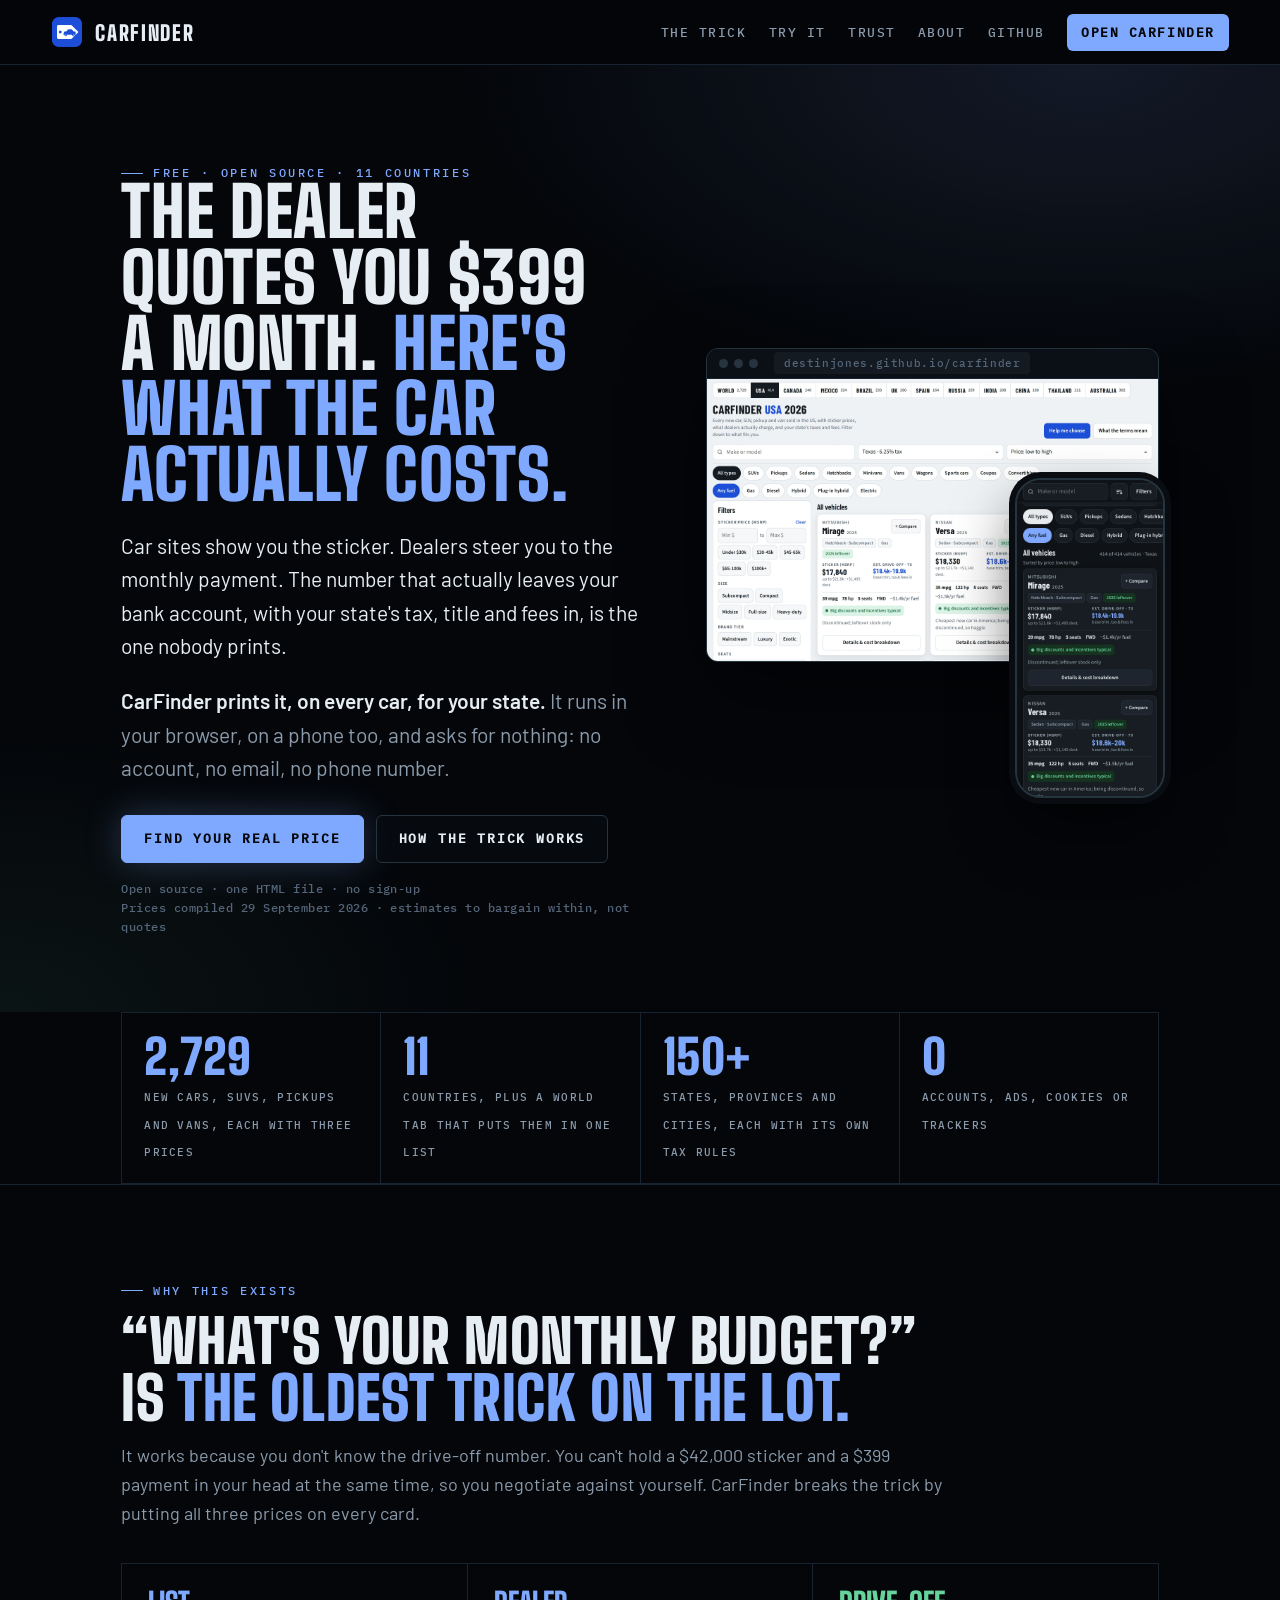
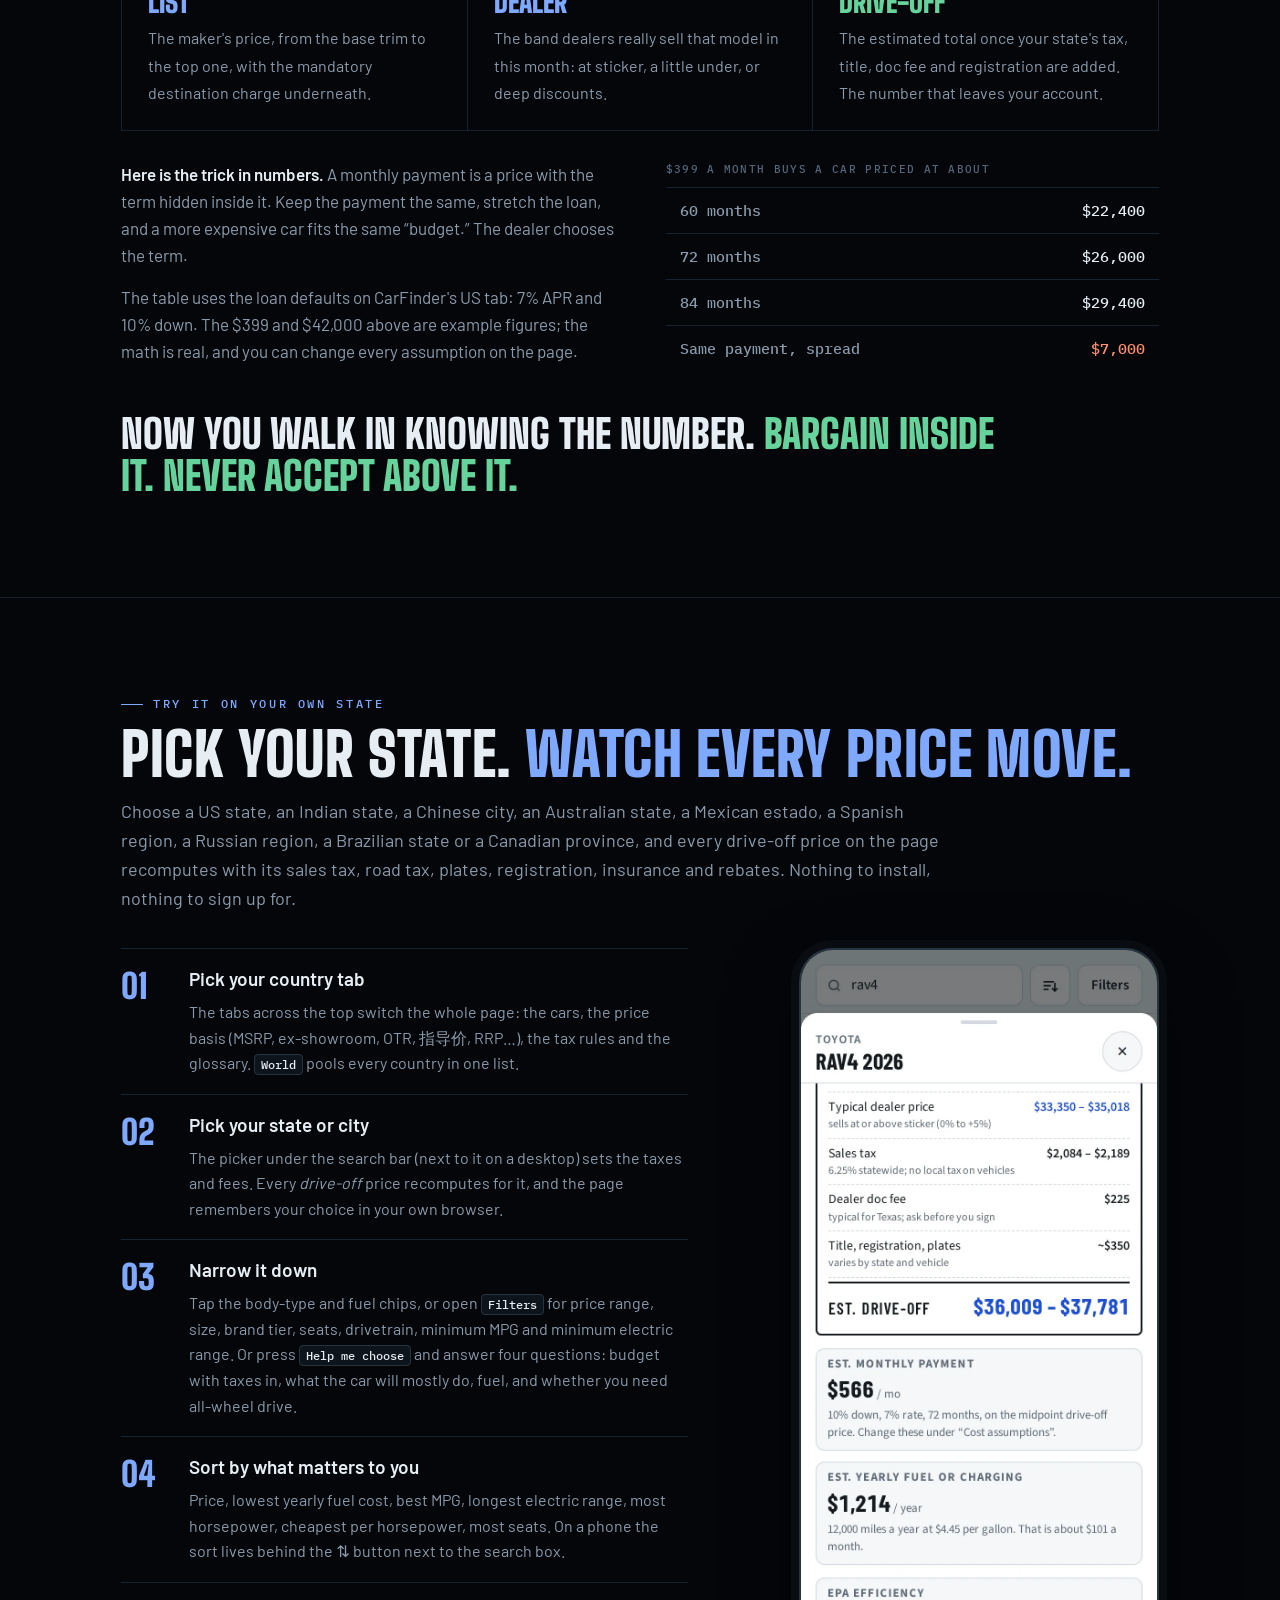
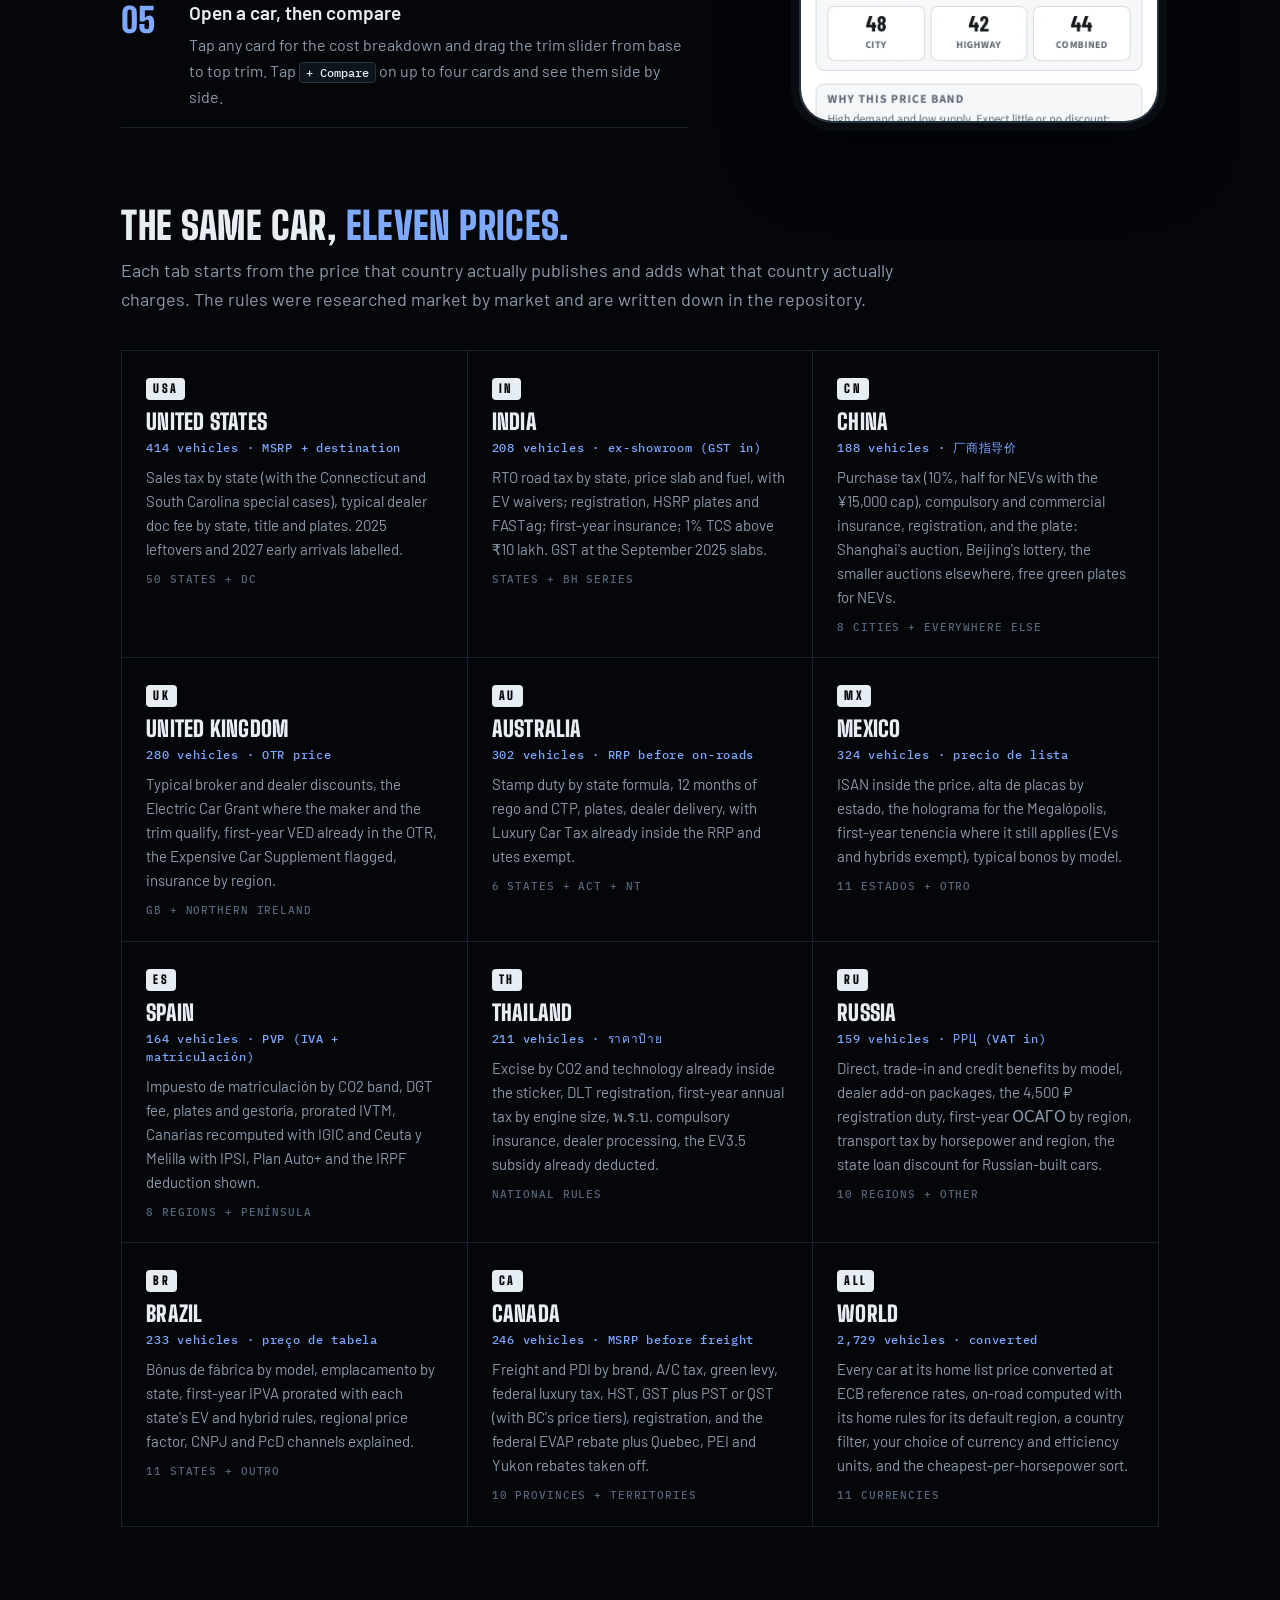
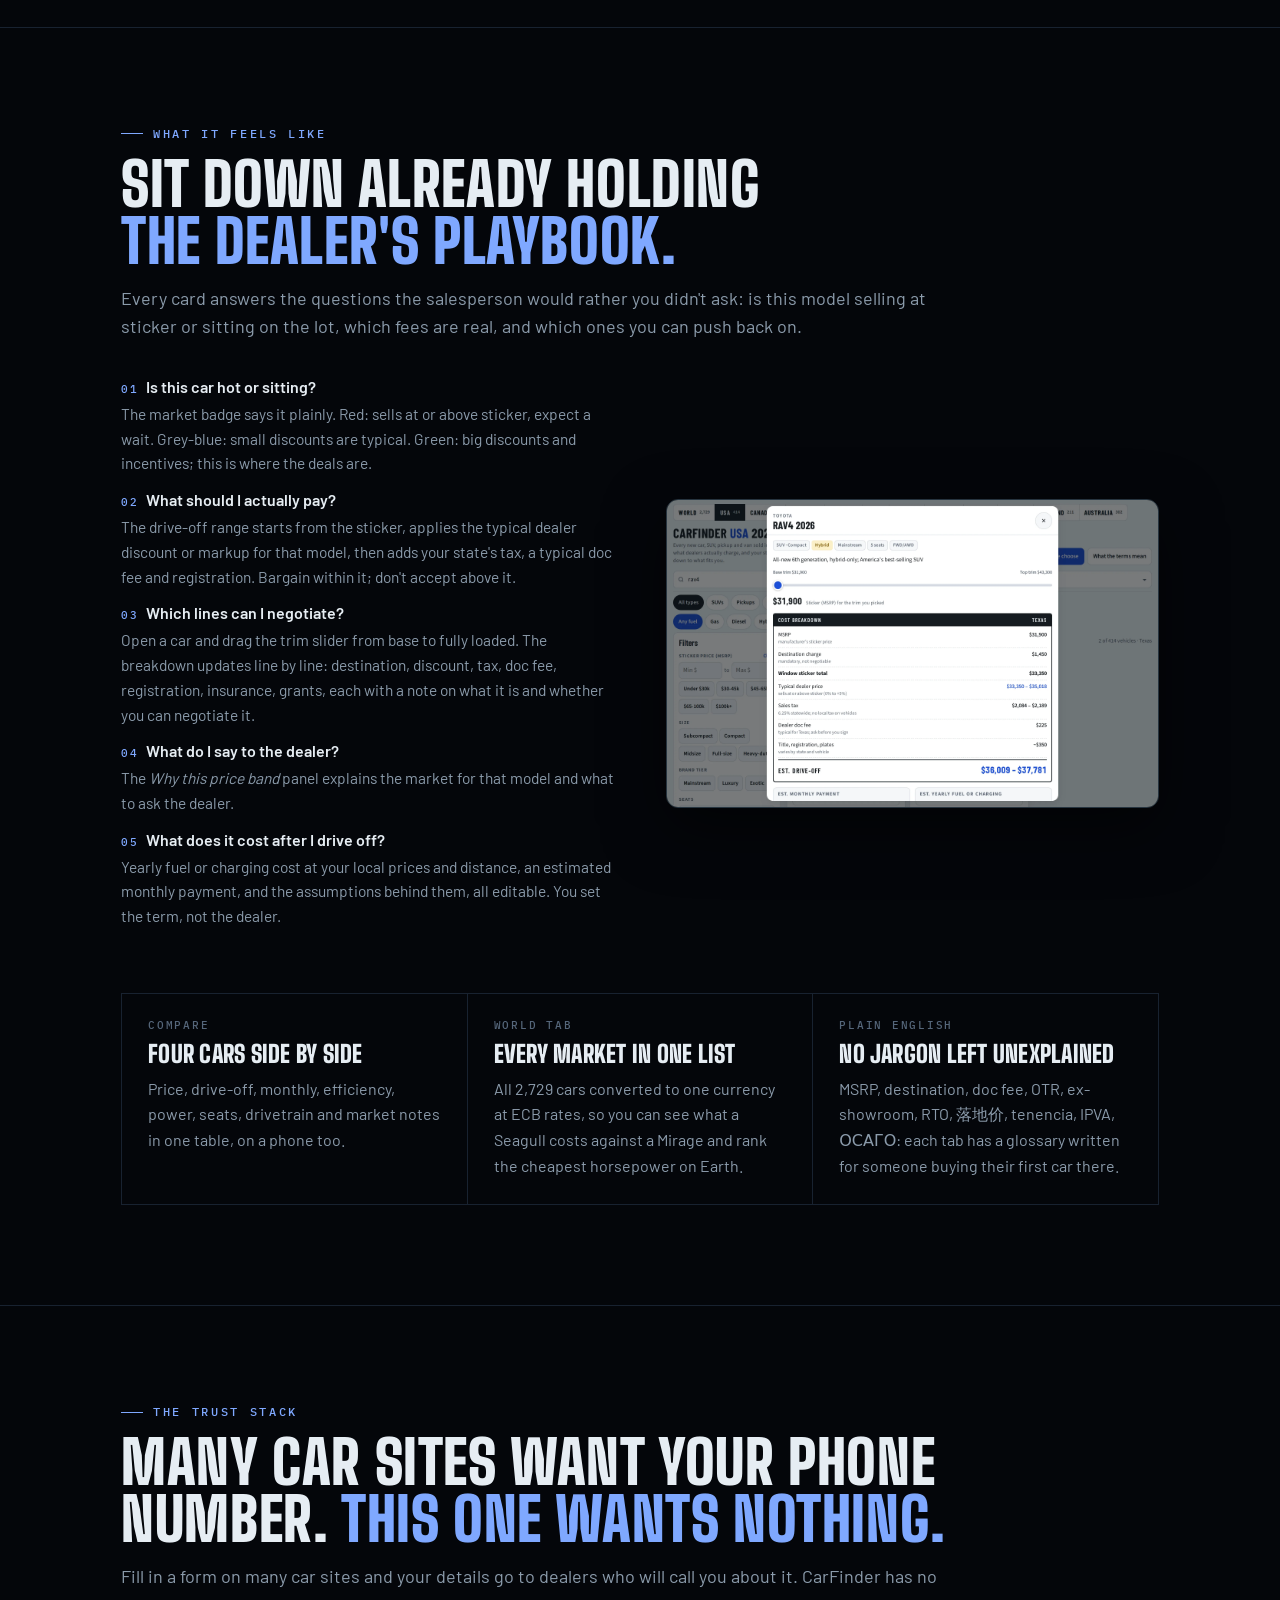
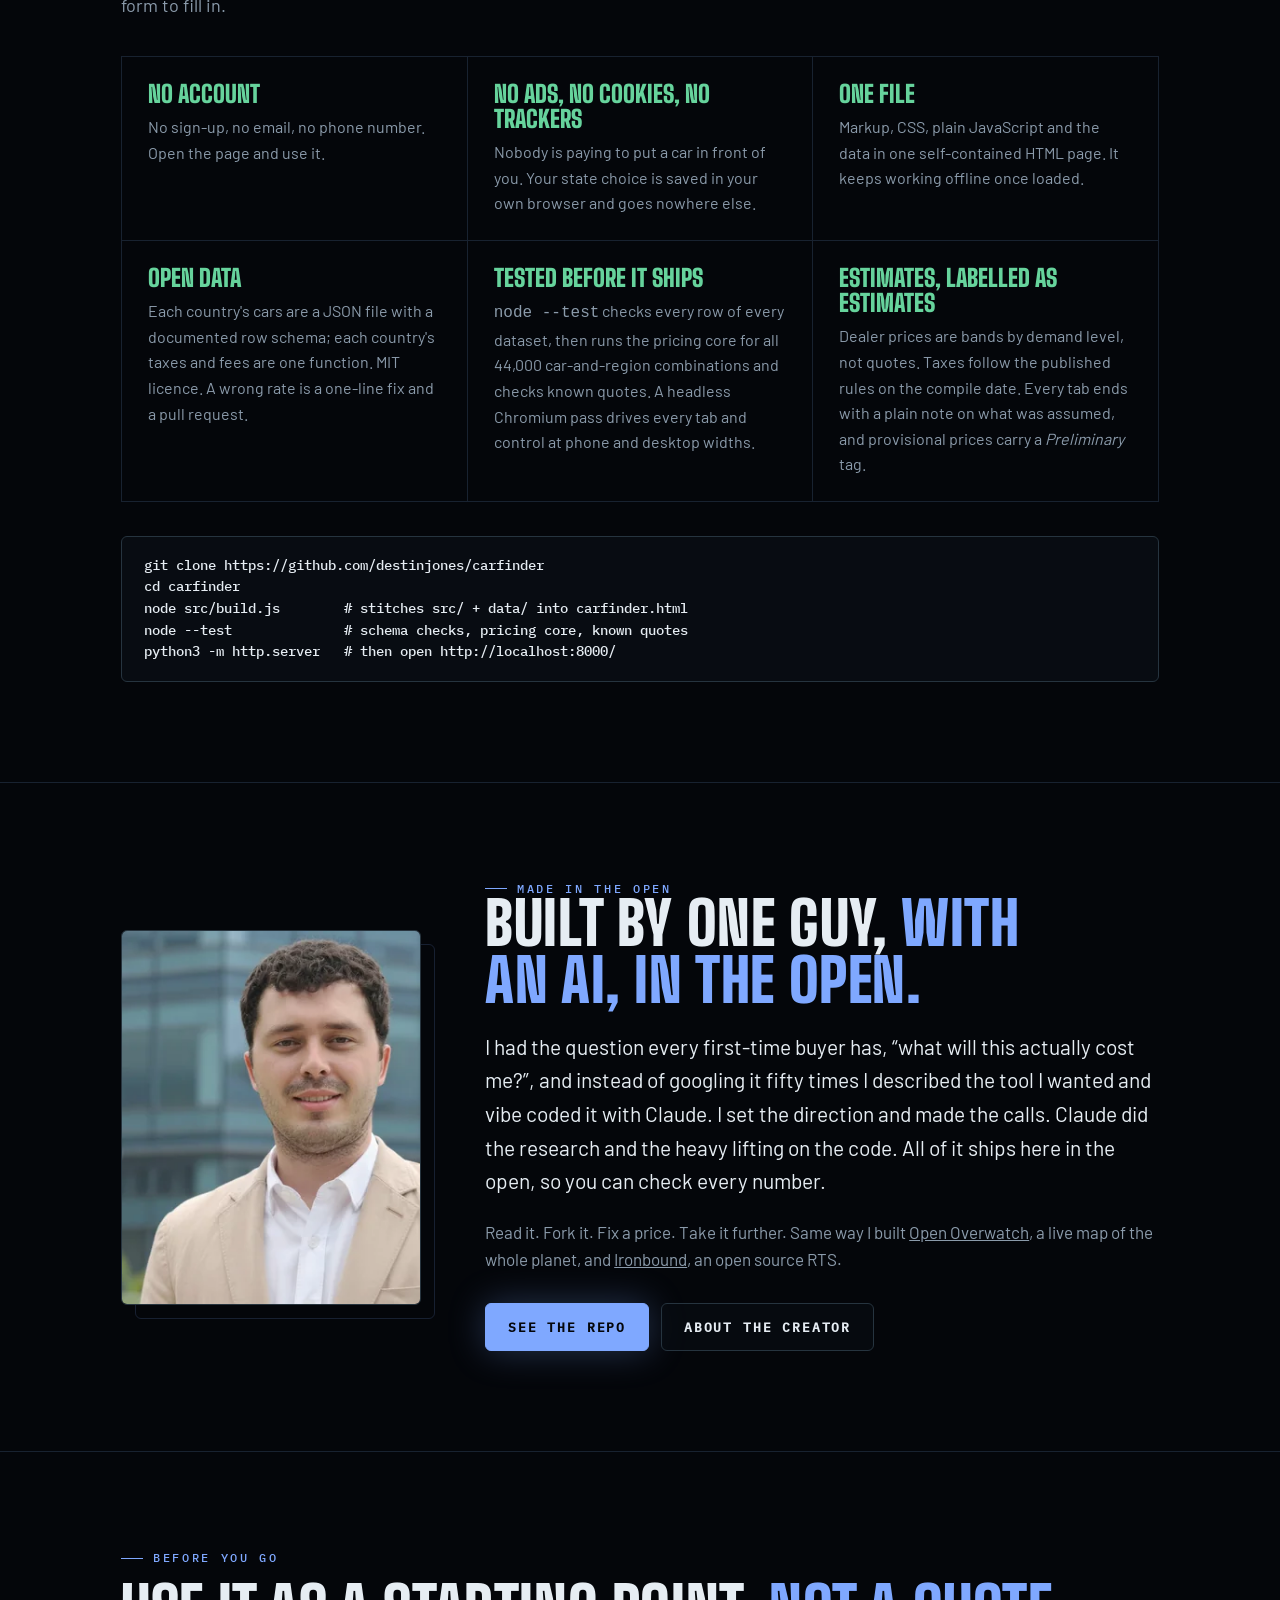
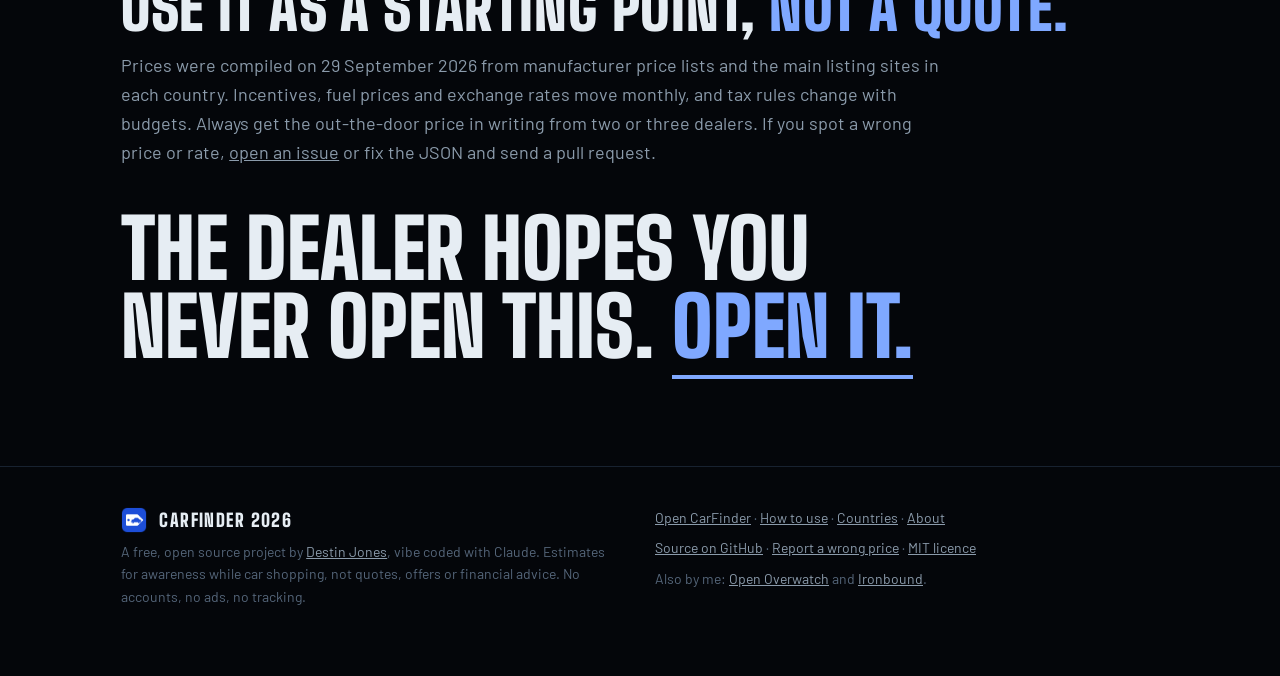
<file: index.html>
<!doctype html>
<html lang="en">
<head>
<meta charset="utf-8">
<meta name="viewport" content="width=device-width, initial-scale=1, viewport-fit=cover">
<meta name="theme-color" content="#04060a">
<title>CarFinder 2026 · every new car, what it really costs</title>
<link rel="canonical" href="https://destinjones.github.io/carfinder/">
<meta name="robots" content="index, follow, max-image-preview:large">
<meta name="author" content="Destin Jones">
<meta name="description" content="A free, open source car finder for 11 countries: every new car and truck on sale with its list price, what dealers really charge, and the drive-off price for your state or city with taxes and fees in. Filters, compare, MPG and EV range. No account, no ads.">
<link rel="icon" href="brand/emblem/favicon.svg" type="image/svg+xml">
<link rel="apple-touch-icon" href="brand/emblem/apple-touch-icon.png">
<meta property="og:type" content="website">
<meta property="og:site_name" content="CarFinder 2026">
<meta property="og:url" content="https://destinjones.github.io/carfinder/">
<meta property="og:title" content="CarFinder 2026 · every new car, what it really costs">
<meta property="og:description" content="2,729 new cars and trucks across 11 countries: list price, dealer price, and the drive-off price for your state with taxes and fees in. Free, open source, runs in your browser.">
<meta property="og:image" content="https://destinjones.github.io/carfinder/brand/social/og-1200x630.png">
<meta property="og:image:width" content="1200"><meta property="og:image:height" content="630">
<meta property="og:image:alt" content="CarFinder 2026: a phone showing the US car list with sticker and drive-off prices">
<meta name="twitter:card" content="summary_large_image">
<meta name="twitter:title" content="CarFinder 2026 · every new car, what it really costs">
<meta name="twitter:description" content="2,729 new cars and trucks across 11 countries with list, dealer and drive-off prices for your state. Free, open source, in your browser.">
<meta name="twitter:image" content="https://destinjones.github.io/carfinder/brand/social/og-1200x630.png">
<script type="application/ld+json">
{"@context":"https://schema.org","@graph":[
 {"@type":"WebSite","@id":"https://destinjones.github.io/carfinder/#site","name":"CarFinder 2026","url":"https://destinjones.github.io/carfinder/","description":"Every new car and truck on sale in 11 countries with list, dealer and on-road prices for your state or city.","publisher":{"@id":"https://destinjones.github.io/carfinder/about.html#destin"}},
 {"@type":"WebApplication","name":"CarFinder 2026","applicationCategory":"ReferenceApplication","operatingSystem":"Any (web browser)","url":"https://destinjones.github.io/carfinder/carfinder.html","offers":{"@type":"Offer","price":"0","priceCurrency":"USD"},
  "description":"2,729 new cars and trucks across the USA, India, China, the UK, Australia, Mexico, Spain, Thailand, Russia, Brazil and Canada, each with list price, typical dealer price and an estimated on-road price for the buyer's state or city.","codeRepository":"https://github.com/destinjones/carfinder","license":"https://opensource.org/licenses/MIT","creator":{"@id":"https://destinjones.github.io/carfinder/about.html#destin"},"screenshot":"https://destinjones.github.io/carfinder/brand/social/og-1200x630.png"},
 {"@type":"Person","@id":"https://destinjones.github.io/carfinder/about.html#destin","name":"Destin Jones","url":"https://destinjones.github.io/carfinder/about.html","sameAs":["https://github.com/destinjones","https://destinjones.github.io/open-overwatch/about.html"]}
]}
</script>
<link rel="stylesheet" href="brand/fonts/fonts.css">
<style>
:root{
  --bg:#04060a; --panel:#080c12; --panel-2:#0e141c; --line:#182230; --line-strong:#26343f;
  --ink:#e6edf3; --ink-dim:#8b9bab; --ink-faint:#55667a; --accent:#7fa8ff; --accent-dim:rgba(127,168,255,.16); --deal:#66d39c; --hot:#ff9070; --tag:#ecc85c;
  --display:"Big Shoulders Display","Arial Narrow",sans-serif; --body:"Barlow",system-ui,-apple-system,"Segoe UI",sans-serif; --mono:"IBM Plex Mono",ui-monospace,Menlo,Consolas,monospace;
  --gut:clamp(16px,4vw,56px); --max:1140px; color-scheme:dark;
}
*{box-sizing:border-box}
html{scroll-behavior:smooth;scroll-padding-top:72px}
body{margin:0;background:var(--bg);color:var(--ink);font:17px/1.6 var(--body);-webkit-font-smoothing:antialiased;overflow-x:hidden}
a{color:inherit} img{display:block;max-width:100%;height:auto}
.skip{position:absolute;left:-999px;top:8px;background:var(--accent);color:#04060a;padding:8px 12px;z-index:200;border-radius:6px} .skip:focus{left:8px}
.wrap{max-width:var(--max);margin:0 auto;padding:0 var(--gut)}
.eyebrow{font:500 12px/1 var(--mono);letter-spacing:.22em;text-transform:uppercase;color:var(--accent);display:flex;align-items:center;gap:10px}
.eyebrow::before{content:"";width:22px;height:1px;background:currentColor;flex:0 0 auto}
h1,h2,h3{font-family:var(--display);font-weight:900;text-transform:uppercase;letter-spacing:.01em;line-height:.95;margin:0;text-wrap:balance}
h1{font-size:clamp(44px,6.2vw,80px)} h2{font-size:clamp(34px,5vw,60px)} h3{font-size:24px}
h1 span,h2 span{color:var(--accent)}
nav{position:sticky;top:0;z-index:50;background:rgba(4,6,10,.84);backdrop-filter:blur(12px);-webkit-backdrop-filter:blur(12px);border-bottom:1px solid var(--line)}
nav .wrap{display:flex;align-items:center;gap:20px;min-height:64px;max-width:none}
.brand{display:flex;align-items:center;gap:12px;text-decoration:none;font:900 21px/1 var(--display);letter-spacing:.08em;text-transform:uppercase}
.brand img{width:32px;height:32px}
nav .links{display:flex;gap:22px;margin-left:auto;font:500 13px var(--mono);letter-spacing:.12em;text-transform:uppercase;align-items:center}
nav .links a{text-decoration:none;color:var(--ink-dim);padding:8px 0} nav .links a:hover{color:var(--ink)}
nav .links a.go{color:#04060a;background:var(--accent);padding:10px 14px;border-radius:6px;font-weight:600}
.btn{display:inline-flex;align-items:center;justify-content:center;gap:10px;padding:14px 22px;min-height:48px;border:1px solid var(--line-strong);background:rgba(8,12,18,.7);color:var(--ink);text-decoration:none;font:600 13px/1 var(--mono);letter-spacing:.14em;text-transform:uppercase;transition:background .2s,transform .2s;border-radius:6px}
.btn:hover{background:var(--panel-2);transform:translateY(-1px)} .btn.primary{background:var(--accent);color:#04060a;border-color:var(--accent);box-shadow:0 0 36px rgba(127,168,255,.28)} .btn.primary:hover{background:#a7c3ff}
.hero{padding:clamp(56px,8vw,104px) 0 clamp(36px,5vw,64px);background:radial-gradient(900px 460px at 85% 0%,rgba(127,168,255,.12),transparent 70%),radial-gradient(700px 400px at 0% 100%,rgba(102,211,156,.07),transparent 70%);position:relative;overflow:hidden}
.hero .wrap{display:grid;grid-template-columns:minmax(0,1.15fr) minmax(0,1fr);gap:clamp(28px,5vw,64px);align-items:center}
.hero p.sub{font:500 14px/1.5 var(--mono);letter-spacing:.16em;text-transform:uppercase;color:var(--accent);margin:18px 0 22px}
.hero .lede{font-size:clamp(18px,2vw,21px);color:var(--ink);max-width:34em}
.hero .lede+.lede{color:var(--ink-dim);margin-top:14px}
.cta{display:flex;flex-wrap:wrap;gap:12px;margin-top:30px}
.hero .fine{font:500 12px/1.6 var(--mono);color:var(--ink-faint);margin-top:16px;letter-spacing:.04em}
/* device frames */
.devices{position:relative;min-height:420px}
.browser{border:1px solid var(--line-strong);border-radius:12px;overflow:hidden;background:#0f1317;box-shadow:0 30px 80px rgba(0,0,0,.55);margin-left:0;width:min(100%,560px)}
.browser .bar{height:30px;background:#0b1016;border-bottom:1px solid var(--line);display:flex;align-items:center;gap:6px;padding:0 12px}
.browser .bar i{width:9px;height:9px;border-radius:50%;background:#26343f;display:block}
.browser .bar span{margin-left:10px;font:500 10.5px var(--mono);color:var(--ink-faint);letter-spacing:.06em;background:#131a22;padding:4px 10px;border-radius:4px}
.phone{position:absolute;right:-6px;bottom:-30px;width:clamp(150px,30%,190px);border-radius:26px;border:2px solid var(--line-strong);background:#0f1317;box-shadow:0 0 0 6px #090d12,0 30px 60px rgba(0,0,0,.6);overflow:hidden}
.phone img{width:100%}
.stats{display:grid;grid-template-columns:repeat(4,1fr);gap:1px;background:var(--line);border:1px solid var(--line)}
.stats div{background:var(--bg);padding:20px 22px} .stats b{display:block;font:900 clamp(30px,4vw,48px)/1 var(--display);color:var(--accent)} .stats span{font:500 11px/1.4 var(--mono);letter-spacing:.12em;text-transform:uppercase;color:var(--ink-dim)}
section{padding:clamp(54px,8vw,100px) 0;border-top:1px solid var(--line)}
section>.wrap>.eyebrow{margin-bottom:16px} section h2{margin-bottom:14px}
.intro{color:var(--ink-dim);max-width:46em;font-size:18px;margin:0 0 36px}
.grid{display:grid;grid-template-columns:repeat(3,1fr);gap:1px;background:var(--line);border:1px solid var(--line)}
.card{background:var(--bg);padding:26px;position:relative;min-width:0}
.card h3{color:var(--c,var(--ink));margin-bottom:10px} .card p{color:var(--ink-dim);margin:0;font-size:16px}
.card .tag{font:500 11px/1 var(--mono);letter-spacing:.16em;text-transform:uppercase;color:var(--ink-faint);display:block;margin-bottom:12px}
.card .n{position:absolute;top:22px;right:22px;font:900 40px/1 var(--display);color:var(--line-strong)}
.card.shot{padding:0;display:flex;flex-direction:column}
.card.shot img{width:100%;height:auto;border-bottom:1px solid var(--line)}
.card.shot div{padding:22px 26px}
/* how to use */
.steps{display:grid;grid-template-columns:minmax(0,1fr) minmax(280px,420px);gap:clamp(24px,4vw,56px);align-items:start}
.steps ol{list-style:none;margin:0;padding:0;counter-reset:s}
.steps li{counter-increment:s;display:grid;grid-template-columns:52px minmax(0,1fr);gap:4px 16px;padding:18px 0;border-top:1px solid var(--line)}
.steps li > *{grid-column:2} .steps li::before{grid-column:1;grid-row:1 / span 2}
.steps li:last-child{border-bottom:1px solid var(--line)}
.steps li::before{content:counter(s,decimal-leading-zero);font:900 34px/1 var(--display);color:var(--accent);padding-top:2px}
.steps li b{display:block;font:700 19px/1.25 var(--body);color:var(--ink);margin-bottom:4px} .steps li p{margin:0;color:var(--ink-dim);font-size:16px}
.steps li kbd{font:500 12px var(--mono);background:var(--panel-2);border:1px solid var(--line-strong);border-radius:4px;padding:2px 6px;color:var(--ink)}
.phone-lg{border-radius:34px;border:2px solid var(--line-strong);background:#0f1317;box-shadow:0 0 0 8px #090d12,0 30px 70px rgba(0,0,0,.6);overflow:hidden;width:min(100%,360px);justify-self:end;position:sticky;top:90px}
.phone-lg img{width:100%}
/* card anatomy */
.anatomy{display:grid;grid-template-columns:minmax(0,1fr) minmax(0,1fr);gap:clamp(24px,4vw,56px);align-items:center}
.anatomy dl{margin:0;display:grid;gap:14px}
.anatomy dt{font:700 16px/1.3 var(--body);color:var(--ink)} .anatomy dt span{font:500 11px var(--mono);letter-spacing:.14em;text-transform:uppercase;color:var(--accent);margin-right:8px}
.anatomy dd{margin:4px 0 0;color:var(--ink-dim);font-size:15.5px}
.anatomy img{border:1px solid var(--line-strong);border-radius:12px;box-shadow:0 20px 60px rgba(0,0,0,.5)}
/* countries */
.countries{display:grid;grid-template-columns:repeat(3,1fr);gap:1px;background:var(--line);border:1px solid var(--line)}
.country{background:var(--bg);padding:22px 24px;min-width:0}
.country .cc{font:900 12px/1 var(--display);letter-spacing:.2em;color:#04060a;background:var(--ink);padding:5px 7px;border-radius:4px;display:inline-block;margin-bottom:12px}
.country h3{font-size:22px;margin-bottom:6px} .country .basis{font:500 12px/1.5 var(--mono);letter-spacing:.06em;color:var(--accent);margin:0 0 8px} .country p{margin:0;color:var(--ink-dim);font-size:15px}
.country small{display:block;margin-top:10px;font:500 11px/1.5 var(--mono);letter-spacing:.08em;text-transform:uppercase;color:var(--ink-faint)}
/* built */
.method{display:grid;grid-template-columns:repeat(2,1fr);gap:28px 44px} .method h3{font-size:22px;color:var(--accent);margin-bottom:8px} .method p{margin:0;color:var(--ink-dim)}
pre.code{background:var(--panel);border:1px solid var(--line-strong);padding:18px 22px;font:500 13.5px/1.6 var(--mono);color:var(--ink);overflow-x:auto;border-radius:6px;margin:0}
.warn{border-left:3px solid var(--tag);padding:14px 18px;background:var(--panel);color:var(--ink-dim);margin-top:28px;max-width:60em;font-size:16px}
.warn b{color:var(--ink)}
/* maker */
.maker .wrap{display:grid;grid-template-columns:minmax(220px,300px) minmax(0,1fr);gap:clamp(28px,5vw,64px);align-items:center}
.portrait{position:relative;width:100%}
.portrait img{width:100%;height:auto;aspect-ratio:4/5;object-fit:cover;border:1px solid var(--line-strong);filter:saturate(.95);border-radius:6px}
.portrait::after{content:"";position:absolute;inset:14px -14px -14px 14px;border:1px solid var(--accent-dim);z-index:-1;border-radius:6px}
.maker p.lede{font-size:clamp(18px,2vw,21px);color:var(--ink);max-width:36em}
.maker p.sub{color:var(--ink-dim);margin:14px 0 0;max-width:40em}
footer{border-top:1px solid var(--line);padding:40px 0 60px;font-size:14px;color:var(--ink-faint)}
footer .wrap{display:grid;grid-template-columns:1fr 1fr;gap:30px} footer p{margin:0 0 8px} footer a{color:var(--ink-dim)}
@media (max-width:960px){.grid,.countries{grid-template-columns:repeat(2,1fr)}.stats{grid-template-columns:repeat(2,1fr)}}
@media (max-width:860px){
  .hero .wrap{grid-template-columns:minmax(0,1fr)} .devices{min-height:0;margin-top:10px;padding-bottom:40px;padding-right:40px} .browser{width:100%} .phone{right:0;bottom:0}
  .steps{grid-template-columns:1fr} .phone-lg{position:static;justify-self:center}
  .anatomy{grid-template-columns:1fr} .anatomy img{order:-1}
  .maker .wrap{grid-template-columns:1fr} .portrait{width:min(100%,300px)}
  .method{grid-template-columns:1fr} footer .wrap{grid-template-columns:1fr}
  nav .links a:not(.go):nth-child(-n+3){display:none}
}
@media (max-width:600px){.grid,.countries{grid-template-columns:1fr}.stats{grid-template-columns:1fr 1fr}.brand{font-size:17px}.brand img{width:26px;height:26px}nav .links{gap:12px;font-size:11.5px}nav .links a:not(.go){display:none}}
@media (prefers-reduced-motion:reduce){html{scroll-behavior:auto}.btn{transition:none}}
/* rewrite: villain, trust, close */
.hero h1{font-size:clamp(38px,5.4vw,70px)}
.lede b{color:var(--ink);font-weight:600}
.three{list-style:none;margin:0 0 30px;padding:0;display:grid;grid-template-columns:repeat(3,1fr);gap:1px;background:var(--line);border:1px solid var(--line)}
.three li{background:var(--bg);padding:24px 26px;min-width:0}
.three b{display:block;font:900 28px/1 var(--display);text-transform:uppercase;color:var(--accent);margin-bottom:8px}
.three li:last-child b{color:var(--deal)}
.three span{color:var(--ink-dim);font-size:16px}
.trick{display:grid;grid-template-columns:minmax(0,1fr) minmax(0,1fr);gap:clamp(24px,4vw,56px);align-items:start}
.trick p{margin:0 0 14px;color:var(--ink-dim)} .trick p b{color:var(--ink)}
table.term{width:100%;border-collapse:collapse;font:500 15px/1.4 var(--mono)}
table.term caption{text-align:left;font:500 11px/1.5 var(--mono);letter-spacing:.12em;text-transform:uppercase;color:var(--ink-faint);padding-bottom:10px}
table.term th,table.term td{padding:12px 14px;border-top:1px solid var(--line);text-align:left}
table.term th{font-weight:500;color:var(--ink-dim)} table.term td{color:var(--ink);text-align:right}
table.term tr:last-child td{color:var(--hot)}
.punch{font:900 clamp(26px,3.4vw,40px)/1.05 var(--display);text-transform:uppercase;margin:34px 0 0;max-width:22em}
.punch span{color:var(--deal)}
h3.sub-h span{color:var(--accent)}
h3.sub-h{font-size:clamp(26px,3.4vw,38px);margin:clamp(48px,7vw,80px) 0 12px}
.trust{display:grid;grid-template-columns:repeat(3,1fr);gap:1px;background:var(--line);border:1px solid var(--line);margin-bottom:34px}
.trust div{background:var(--bg);padding:24px 26px;min-width:0}
.trust b{display:block;font:900 24px/1.05 var(--display);text-transform:uppercase;color:var(--deal);margin-bottom:8px}
.trust p{margin:0;color:var(--ink-dim);font-size:16px}
.close{text-align:left}
.close .final{font:900 clamp(40px,6.4vw,84px)/.95 var(--display);text-transform:uppercase;margin:44px 0 0;text-wrap:balance}
.close .final a{color:var(--accent);text-decoration:none;border-bottom:4px solid var(--accent)}
.close .final a:hover{color:#a7c3ff;border-color:#a7c3ff}
@media (max-width:860px){.trick{grid-template-columns:1fr}.three,.trust{grid-template-columns:1fr}}
</style>
</head>
<body>
<a class="skip" href="#main">Skip to content</a>
<nav aria-label="Main">
  <div class="wrap">
    <a class="brand" href="./"><img src="brand/emblem/emblem-256.png" alt="">CarFinder</a>
    <div class="links"><a href="#trick">The trick</a><a href="#proof">Try it</a><a href="#trust">Trust</a><a href="about.html">About</a><a href="https://github.com/destinjones/carfinder">GitHub</a><a class="go" href="carfinder.html">Open CarFinder</a></div>
  </div>
</nav>

<main id="main">
<header class="hero">
  <div class="wrap">
    <div>
      <div class="eyebrow">Free · open source · 11 countries</div>
      <h1>The dealer quotes you $399 a month. <span>Here's what the car actually costs.</span></h1>
      <p class="lede">Car sites show you the sticker. Dealers steer you to the monthly payment. The number that actually leaves your bank account, with your state's tax, title and fees in, is the one nobody prints.</p>
      <p class="lede"><b>CarFinder prints it, on every car, for your state.</b> It runs in your browser, on a phone too, and asks for nothing: no account, no email, no phone number.</p>
      <div class="cta">
        <a class="btn primary" href="carfinder.html">Find your real price</a>
        <a class="btn" href="#trick">How the trick works</a>
      </div>
      <p class="fine">Open source · one HTML file · no sign-up<br>Prices compiled 29 September 2026 · estimates to bargain within, not quotes</p>
    </div>
    <div class="devices" aria-hidden="true">
      <div class="browser"><div class="bar"><i></i><i></i><i></i><span>destinjones.github.io/carfinder</span></div><img src="brand/shots/desktop-us.webp" width="1280" height="800" alt="" fetchpriority="high"></div>
      <div class="phone"><img src="brand/shots/phone-us-dark.webp" width="390" height="844" alt="" loading="lazy"></div>
    </div>
  </div>
</header>

<div class="wrap">
  <div class="stats" aria-label="CarFinder by the numbers">
    <div><b>2,729</b><span>new cars, SUVs, pickups and vans, each with three prices</span></div>
    <div><b>11</b><span>countries, plus a World tab that puts them in one list</span></div>
    <div><b>150+</b><span>states, provinces and cities, each with its own tax rules</span></div>
    <div><b>0</b><span>accounts, ads, cookies or trackers</span></div>
  </div>
</div>

<section id="trick" aria-labelledby="trick-h">
  <div class="wrap">
    <div class="eyebrow">Why this exists</div>
    <h2 id="trick-h">“What's your monthly budget?” is <span>the oldest trick on the lot.</span></h2>
    <p class="intro">It works because you don't know the drive-off number. You can't hold a $42,000 sticker and a $399 payment in your head at the same time, so you negotiate against yourself. CarFinder breaks the trick by putting all three prices on every card.</p>
    <ul class="three">
      <li><b>List</b><span>The maker's price, from the base trim to the top one, with the mandatory destination charge underneath.</span></li>
      <li><b>Dealer</b><span>The band dealers really sell that model in this month: at sticker, a little under, or deep discounts.</span></li>
      <li><b>Drive-off</b><span>The estimated total once your state's tax, title, doc fee and registration are added. The number that leaves your account.</span></li>
    </ul>
    <div class="trick">
      <div>
        <p><b>Here is the trick in numbers.</b> A monthly payment is a price with the term hidden inside it. Keep the payment the same, stretch the loan, and a more expensive car fits the same “budget.” The dealer chooses the term.</p>
        <p>The table uses the loan defaults on CarFinder's US tab: 7% APR and 10% down. The $399 and $42,000 above are example figures; the math is real, and you can change every assumption on the page.</p>
      </div>
      <table class="term">
        <caption>$399 a month buys a car priced at about</caption>
        <tr><th scope="row">60 months</th><td>$22,400</td></tr>
        <tr><th scope="row">72 months</th><td>$26,000</td></tr>
        <tr><th scope="row">84 months</th><td>$29,400</td></tr>
        <tr><th scope="row">Same payment, spread</th><td>$7,000</td></tr>
      </table>
    </div>
    <p class="punch">Now you walk in knowing the number. <span>Bargain inside it. Never accept above it.</span></p>
  </div>
</section>

<section id="proof" aria-labelledby="proof-h">
  <div class="wrap">
    <div class="eyebrow">Try it on your own state</div>
    <h2 id="proof-h">Pick your state. <span>Watch every price move.</span></h2>
    <p class="intro">Choose a US state, an Indian state, a Chinese city, an Australian state, a Mexican estado, a Spanish region, a Russian region, a Brazilian state or a Canadian province, and every drive-off price on the page recomputes with its sales tax, road tax, plates, registration, insurance and rebates. Nothing to install, nothing to sign up for.</p>
    <div class="steps">
      <ol>
        <li><b>Pick your country tab</b><p>The tabs across the top switch the whole page: the cars, the price basis (MSRP, ex-showroom, OTR, 指导价, RRP…), the tax rules and the glossary. <kbd>World</kbd> pools every country in one list.</p></li>
        <li><b>Pick your state or city</b><p>The picker under the search bar (next to it on a desktop) sets the taxes and fees. Every <em>drive-off</em> price recomputes for it, and the page remembers your choice in your own browser.</p></li>
        <li><b>Narrow it down</b><p>Tap the body-type and fuel chips, or open <kbd>Filters</kbd> for price range, size, brand tier, seats, drivetrain, minimum MPG and minimum electric range. Or press <kbd>Help me choose</kbd> and answer four questions: budget with taxes in, what the car will mostly do, fuel, and whether you need all-wheel drive.</p></li>
        <li><b>Sort by what matters to you</b><p>Price, lowest yearly fuel cost, best MPG, longest electric range, most horsepower, cheapest per horsepower, most seats. On a phone the sort lives behind the ⇅ button next to the search box.</p></li>
        <li><b>Open a car, then compare</b><p>Tap any card for the cost breakdown and drag the trim slider from base to top trim. Tap <kbd>+ Compare</kbd> on up to four cards and see them side by side.</p></li>
      </ol>
      <div class="phone-lg" aria-hidden="true"><img src="brand/shots/phone-detail-sticker.webp" width="390" height="844" alt="" loading="lazy"></div>
    </div>

    <h3 class="sub-h" id="countries">The same car, <span>eleven prices.</span></h3>
    <p class="intro">Each tab starts from the price that country actually publishes and adds what that country actually charges. The rules were researched market by market and are written down in the repository.</p>
    <div class="countries">
      <article class="country"><span class="cc">USA</span><h3>United States</h3><p class="basis">414 vehicles · MSRP + destination</p><p>Sales tax by state (with the Connecticut and South Carolina special cases), typical dealer doc fee by state, title and plates. 2025 leftovers and 2027 early arrivals labelled.</p><small>50 states + DC</small></article>
      <article class="country"><span class="cc">IN</span><h3>India</h3><p class="basis">208 vehicles · ex-showroom (GST in)</p><p>RTO road tax by state, price slab and fuel, with EV waivers; registration, HSRP plates and FASTag; first-year insurance; 1% TCS above ₹10 lakh. GST at the September 2025 slabs.</p><small>States + BH series</small></article>
      <article class="country"><span class="cc">CN</span><h3>China</h3><p class="basis">188 vehicles · 厂商指导价</p><p>Purchase tax (10%, half for NEVs with the ¥15,000 cap), compulsory and commercial insurance, registration, and the plate: Shanghai's auction, Beijing's lottery, the smaller auctions elsewhere, free green plates for NEVs.</p><small>8 cities + everywhere else</small></article>
      <article class="country"><span class="cc">UK</span><h3>United Kingdom</h3><p class="basis">280 vehicles · OTR price</p><p>Typical broker and dealer discounts, the Electric Car Grant where the maker and the trim qualify, first-year VED already in the OTR, the Expensive Car Supplement flagged, insurance by region.</p><small>GB + Northern Ireland</small></article>
      <article class="country"><span class="cc">AU</span><h3>Australia</h3><p class="basis">302 vehicles · RRP before on-roads</p><p>Stamp duty by state formula, 12 months of rego and CTP, plates, dealer delivery, with Luxury Car Tax already inside the RRP and utes exempt.</p><small>6 states + ACT + NT</small></article>
      <article class="country"><span class="cc">MX</span><h3>Mexico</h3><p class="basis">324 vehicles · precio de lista</p><p>ISAN inside the price, alta de placas by estado, the holograma for the Megalópolis, first-year tenencia where it still applies (EVs and hybrids exempt), typical bonos by model.</p><small>11 estados + otro</small></article>
      <article class="country"><span class="cc">ES</span><h3>Spain</h3><p class="basis">164 vehicles · PVP (IVA + matriculación)</p><p>Impuesto de matriculación by CO2 band, DGT fee, plates and gestoría, prorated IVTM, Canarias recomputed with IGIC and Ceuta y Melilla with IPSI, Plan Auto+ and the IRPF deduction shown.</p><small>8 regions + Península</small></article>
      <article class="country"><span class="cc">TH</span><h3>Thailand</h3><p class="basis">211 vehicles · ราคาป้าย</p><p>Excise by CO2 and technology already inside the sticker, DLT registration, first-year annual tax by engine size, พ.ร.บ. compulsory insurance, dealer processing, the EV3.5 subsidy already deducted.</p><small>National rules</small></article>
      <article class="country"><span class="cc">RU</span><h3>Russia</h3><p class="basis">159 vehicles · РРЦ (VAT in)</p><p>Direct, trade-in and credit benefits by model, dealer add-on packages, the 4,500 ₽ registration duty, first-year ОСАГО by region, transport tax by horsepower and region, the state loan discount for Russian-built cars.</p><small>10 regions + other</small></article>
      <article class="country"><span class="cc">BR</span><h3>Brazil</h3><p class="basis">233 vehicles · preço de tabela</p><p>Bônus de fábrica by model, emplacamento by state, first-year IPVA prorated with each state's EV and hybrid rules, regional price factor, CNPJ and PcD channels explained.</p><small>11 states + outro</small></article>
      <article class="country"><span class="cc">CA</span><h3>Canada</h3><p class="basis">246 vehicles · MSRP before freight</p><p>Freight and PDI by brand, A/C tax, green levy, federal luxury tax, HST, GST plus PST or QST (with BC's price tiers), registration, and the federal EVAP rebate plus Quebec, PEI and Yukon rebates taken off.</p><small>10 provinces + territories</small></article>
      <article class="country"><span class="cc">ALL</span><h3>World</h3><p class="basis">2,729 vehicles · converted</p><p>Every car at its home list price converted at ECB reference rates, on-road computed with its home rules for its default region, a country filter, your choice of currency and efficiency units, and the cheapest-per-horsepower sort.</p><small>11 currencies</small></article>
    </div>
  </div>
</section>

<section id="playbook" aria-labelledby="playbook-h">
  <div class="wrap">
    <div class="eyebrow">What it feels like</div>
    <h2 id="playbook-h">Sit down already holding <span>the dealer's playbook.</span></h2>
    <p class="intro">Every card answers the questions the salesperson would rather you didn't ask: is this model selling at sticker or sitting on the lot, which fees are real, and which ones you can push back on.</p>
    <div class="anatomy">
      <dl>
        <div><dt><span>01</span>Is this car hot or sitting?</dt><dd>The market badge says it plainly. Red: sells at or above sticker, expect a wait. Grey-blue: small discounts are typical. Green: big discounts and incentives; this is where the deals are.</dd></div>
        <div><dt><span>02</span>What should I actually pay?</dt><dd>The drive-off range starts from the sticker, applies the typical dealer discount or markup for that model, then adds your state's tax, a typical doc fee and registration. Bargain within it; don't accept above it.</dd></div>
        <div><dt><span>03</span>Which lines can I negotiate?</dt><dd>Open a car and drag the trim slider from base to fully loaded. The breakdown updates line by line: destination, discount, tax, doc fee, registration, insurance, grants, each with a note on what it is and whether you can negotiate it.</dd></div>
        <div><dt><span>04</span>What do I say to the dealer?</dt><dd>The <em>Why this price band</em> panel explains the market for that model and what to ask the dealer.</dd></div>
        <div><dt><span>05</span>What does it cost after I drive off?</dt><dd>Yearly fuel or charging cost at your local prices and distance, an estimated monthly payment, and the assumptions behind them, all editable. You set the term, not the dealer.</dd></div>
      </dl>
      <img src="brand/shots/desktop-detail.webp" width="1280" height="800" alt="The detail sheet for a Toyota RAV4 in Texas: trim slider, cost breakdown from MSRP to drive-off, monthly payment and fuel cost panels" loading="lazy">
    </div>
    <div class="grid" style="margin-top:clamp(40px,6vw,64px)">
      <article class="card"><span class="tag">Compare</span><h3>Four cars side by side</h3><p>Price, drive-off, monthly, efficiency, power, seats, drivetrain and market notes in one table, on a phone too.</p></article>
      <article class="card"><span class="tag">World tab</span><h3>Every market in one list</h3><p>All 2,729 cars converted to one currency at ECB rates, so you can see what a Seagull costs against a Mirage and rank the cheapest horsepower on Earth.</p></article>
      <article class="card"><span class="tag">Plain English</span><h3>No jargon left unexplained</h3><p>MSRP, destination, doc fee, OTR, ex-showroom, RTO, 落地价, tenencia, IPVA, ОСАГО: each tab has a glossary written for someone buying their first car there.</p></article>
    </div>
  </div>
</section>

<section id="trust" aria-labelledby="trust-h">
  <div class="wrap">
    <div class="eyebrow">The trust stack</div>
    <h2 id="trust-h">Many car sites want your phone number. <span>This one wants nothing.</span></h2>
    <p class="intro">Fill in a form on many car sites and your details go to dealers who will call you about it. CarFinder has no form to fill in.</p>
    <div class="trust">
      <div><b>No account</b><p>No sign-up, no email, no phone number. Open the page and use it.</p></div>
      <div><b>No ads, no cookies, no trackers</b><p>Nobody is paying to put a car in front of you. Your state choice is saved in your own browser and goes nowhere else.</p></div>
      <div><b>One file</b><p>Markup, CSS, plain JavaScript and the data in one self-contained HTML page. It keeps working offline once loaded.</p></div>
      <div><b>Open data</b><p>Each country's cars are a JSON file with a documented row schema; each country's taxes and fees are one function. MIT licence. A wrong rate is a one-line fix and a pull request.</p></div>
      <div><b>Tested before it ships</b><p><code>node --test</code> checks every row of every dataset, then runs the pricing core for all 44,000 car-and-region combinations and checks known quotes. A headless Chromium pass drives every tab and control at phone and desktop widths.</p></div>
      <div><b>Estimates, labelled as estimates</b><p>Dealer prices are bands by demand level, not quotes. Taxes follow the published rules on the compile date. Every tab ends with a plain note on what was assumed, and provisional prices carry a <em>Preliminary</em> tag.</p></div>
    </div>
    <pre class="code" tabindex="0">git clone https://github.com/destinjones/carfinder
cd carfinder
node src/build.js        # stitches src/ + data/ into carfinder.html
node --test              # schema checks, pricing core, known quotes
python3 -m http.server   # then open http://localhost:8000/</pre>
  </div>
</section>

<section class="maker" id="maker" aria-labelledby="maker-h">
  <div class="wrap">
    <figure class="portrait" style="margin:0">
      <img src="brand/about/destin-640.webp" srcset="brand/about/destin-320.webp 320w, brand/about/destin-640.webp 640w" sizes="(max-width: 860px) 300px, 300px" width="640" height="800" alt="Portrait of Destin Jones, creator of CarFinder" loading="lazy">
    </figure>
    <div>
      <div class="eyebrow">Made in the open</div>
      <h2 id="maker-h">Built by one guy, <span>with an AI, in the open.</span></h2>
      <p class="lede">I had the question every first-time buyer has, “what will this actually cost me?”, and instead of googling it fifty times I described the tool I wanted and vibe coded it with Claude. I set the direction and made the calls. Claude did the research and the heavy lifting on the code. All of it ships here in the open, so you can check every number.</p>
      <p class="sub">Read it. Fork it. Fix a price. Take it further. Same way I built <a href="https://destinjones.github.io/open-overwatch/">Open Overwatch</a>, a live map of the whole planet, and <a href="https://destinjones.github.io/godot-open-rts/">Ironbound</a>, an open source RTS.</p>
      <div class="cta">
        <a class="btn primary" href="https://github.com/destinjones/carfinder">See the repo</a>
        <a class="btn" href="about.html">About the creator</a>
      </div>
    </div>
  </div>
</section>

<section class="close" id="close" aria-labelledby="close-h">
  <div class="wrap">
    <div class="eyebrow">Before you go</div>
    <h2 id="close-h">Use it as a starting point, <span>not a quote.</span></h2>
    <p class="intro">Prices were compiled on 29 September 2026 from manufacturer price lists and the main listing sites in each country. Incentives, fuel prices and exchange rates move monthly, and tax rules change with budgets. Always get the out-the-door price in writing from two or three dealers. If you spot a wrong price or rate, <a href="https://github.com/destinjones/carfinder/issues">open an issue</a> or fix the JSON and send a pull request.</p>
    <p class="final">The dealer hopes you never open this. <a href="carfinder.html">Open it.</a></p>
  </div>
</section>
</main>

<footer>
  <div class="wrap">
    <div>
      <p><a class="brand" href="./" style="font-size:18px;color:var(--ink)"><img src="brand/emblem/emblem-256.png" alt="" style="width:26px;height:26px">CarFinder 2026</a></p>
      <p>A free, open source project by <a href="about.html">Destin Jones</a>, vibe coded with Claude. Estimates for awareness while car shopping, not quotes, offers or financial advice. No accounts, no ads, no tracking.</p>
    </div>
    <div>
      <p><a href="carfinder.html">Open CarFinder</a> · <a href="#proof">How to use</a> · <a href="#countries">Countries</a> · <a href="about.html">About</a></p>
      <p><a href="https://github.com/destinjones/carfinder">Source on GitHub</a> · <a href="https://github.com/destinjones/carfinder/issues">Report a wrong price</a> · <a href="https://github.com/destinjones/carfinder/blob/main/LICENSE">MIT licence</a></p>
      <p>Also by me: <a href="https://destinjones.github.io/open-overwatch/">Open Overwatch</a> and <a href="https://destinjones.github.io/godot-open-rts/">Ironbound</a>.</p>
    </div>
  </div>
</footer>
</body>
</html>
</file>
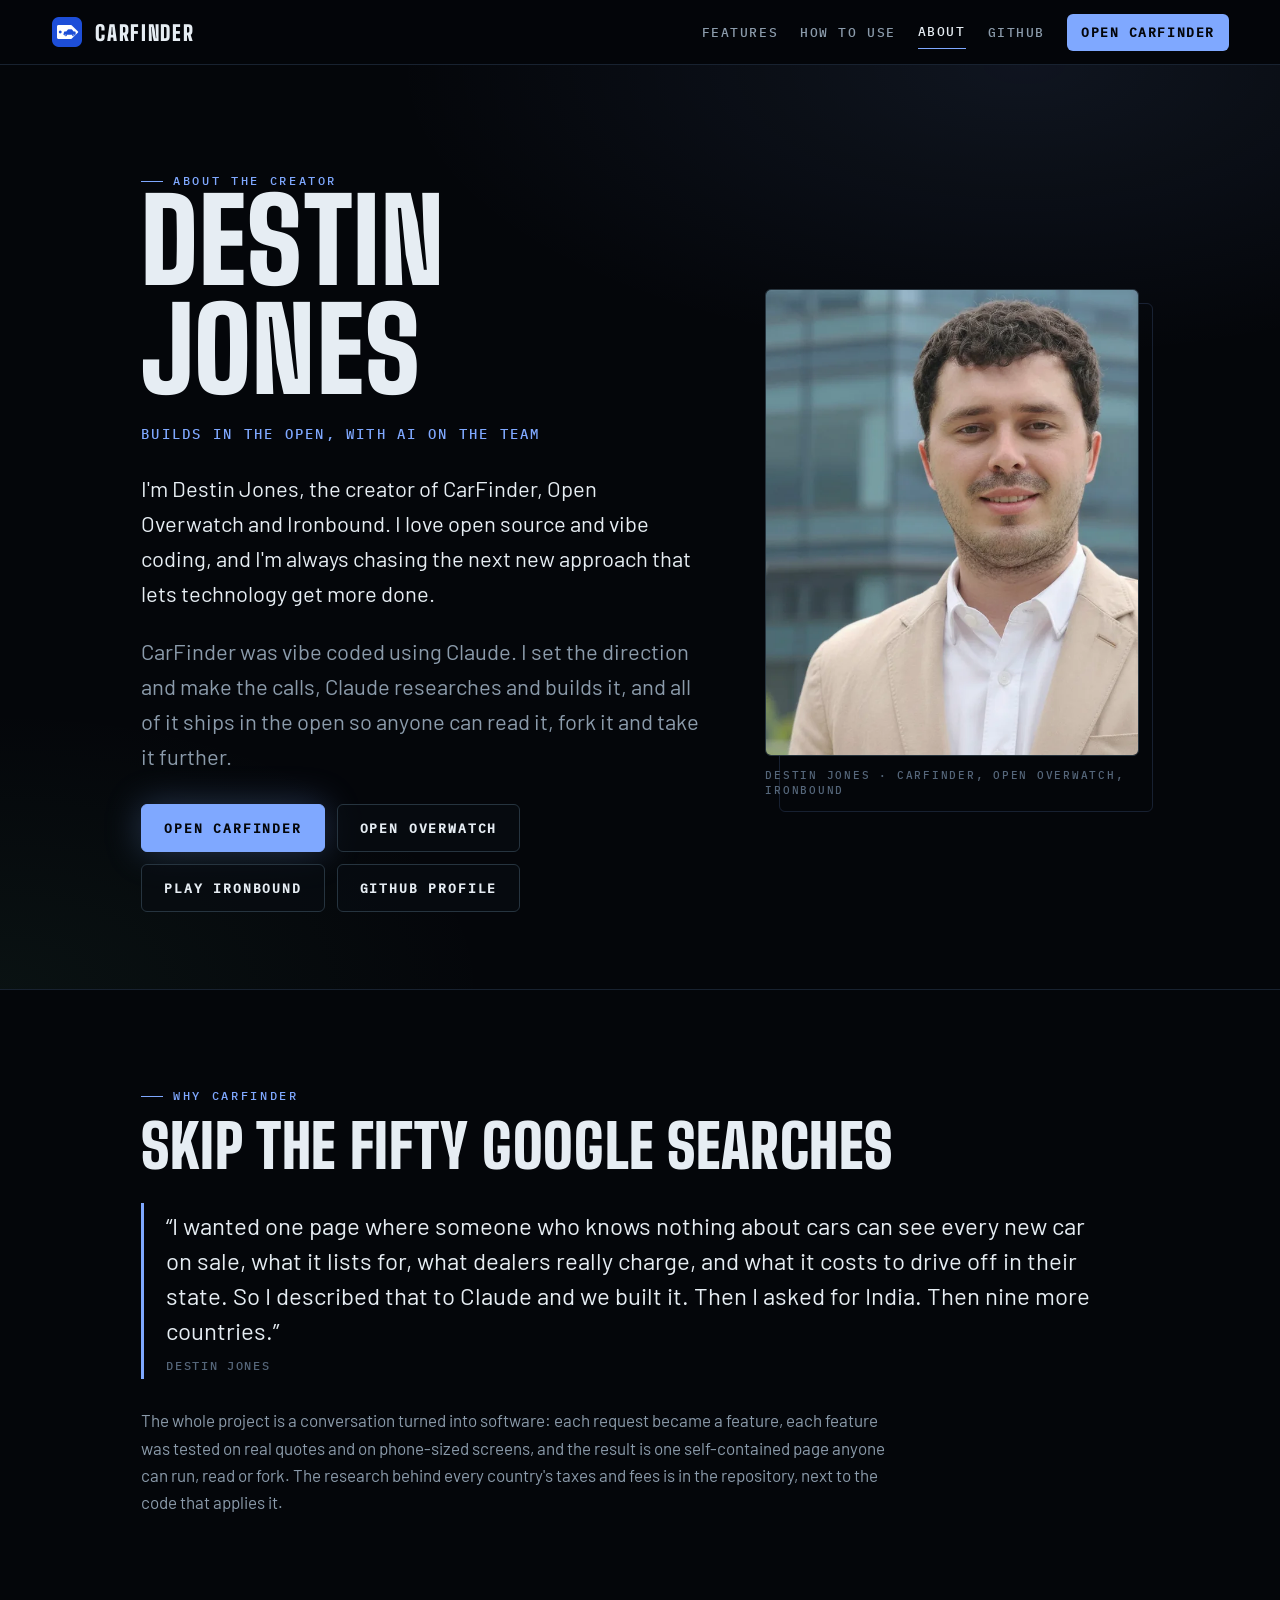
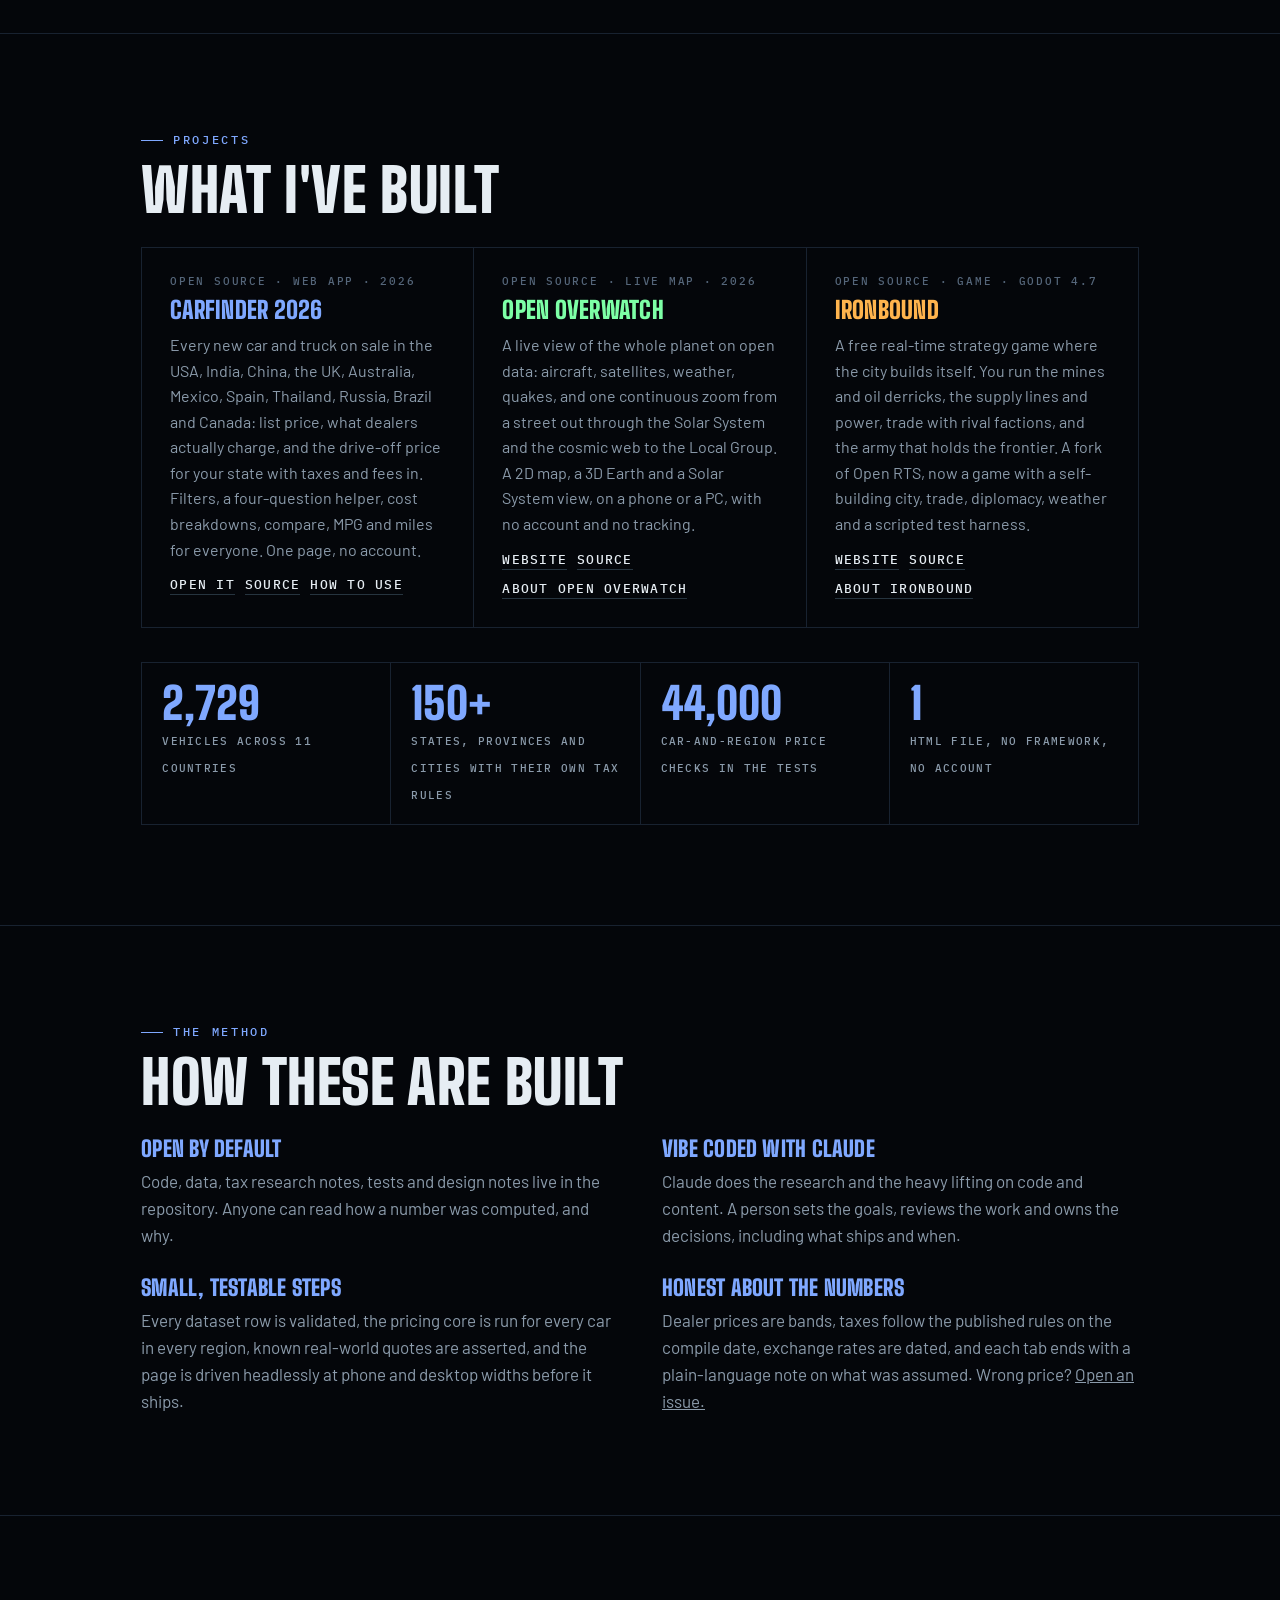
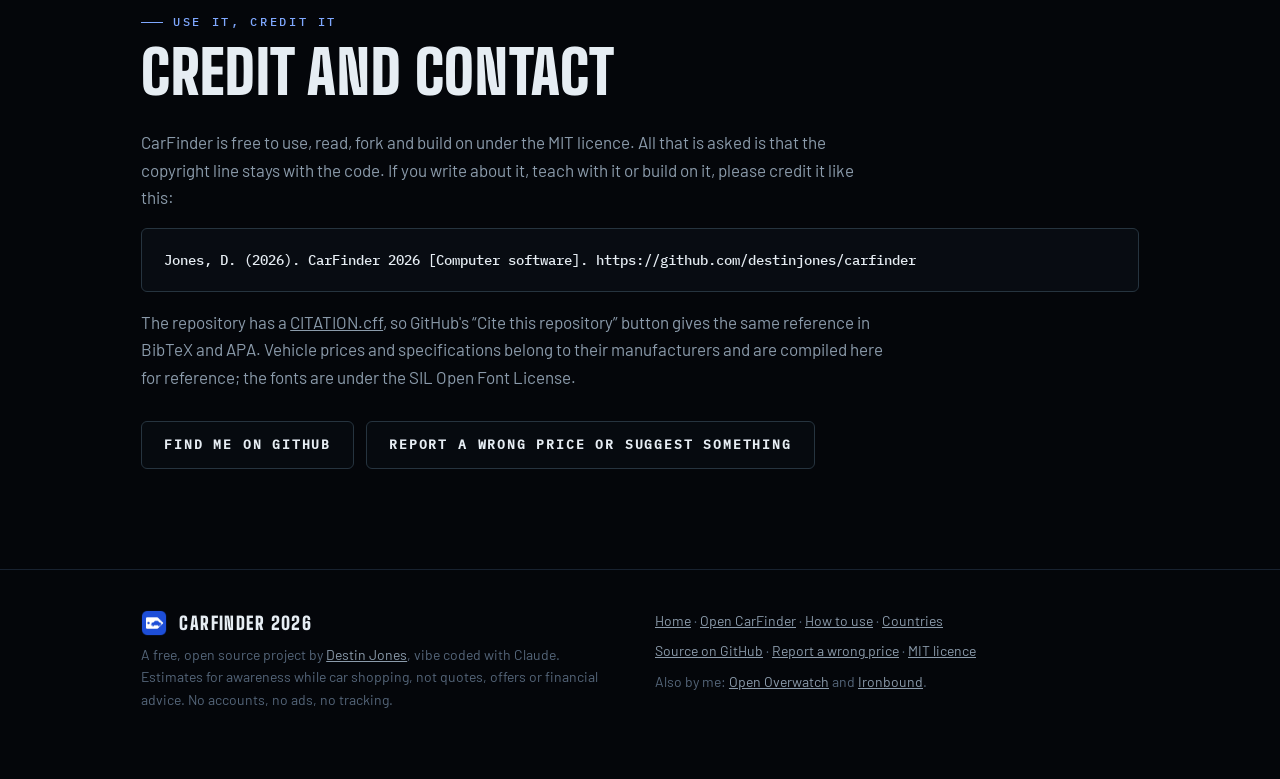
<file: about.html>
<!doctype html>
<html lang="en">
<head>
<meta charset="utf-8">
<meta name="viewport" content="width=device-width, initial-scale=1, viewport-fit=cover">
<meta name="theme-color" content="#04060a">
<title>About the creator, Destin Jones | CarFinder 2026</title>
<meta name="description" content="Destin Jones vibe coded CarFinder with Claude: a free, open source car finder for 11 countries with list, dealer and drive-off prices. He also created Open Overwatch and Ironbound, all built in public.">
<meta name="author" content="Destin Jones">
<meta name="robots" content="index, follow, max-image-preview:large">
<link rel="canonical" href="https://destinjones.github.io/carfinder/about.html">
<link rel="icon" href="brand/emblem/favicon.svg" type="image/svg+xml">
<link rel="apple-touch-icon" href="brand/emblem/apple-touch-icon.png">
<meta property="og:type" content="profile">
<meta property="og:site_name" content="CarFinder 2026">
<meta property="og:title" content="About the creator, Destin Jones | CarFinder 2026">
<meta property="og:description" content="Destin Jones builds free, open source projects in public with Claude as the building partner: CarFinder, Open Overwatch and Ironbound.">
<meta property="og:url" content="https://destinjones.github.io/carfinder/about.html">
<meta property="og:image" content="https://destinjones.github.io/carfinder/brand/social/og-1200x630.png">
<meta property="og:image:width" content="1200"><meta property="og:image:height" content="630">
<meta property="profile:username" content="destinjones">
<meta name="twitter:card" content="summary_large_image">
<meta name="twitter:title" content="About the creator, Destin Jones | CarFinder 2026">
<meta name="twitter:description" content="Open source projects vibe coded with Claude, built in public: CarFinder, Open Overwatch and Ironbound.">
<meta name="twitter:image" content="https://destinjones.github.io/carfinder/brand/social/og-1200x630.png">
<script type="application/ld+json">
{"@context":"https://schema.org","@graph":[
 {"@type":"Person","@id":"https://destinjones.github.io/carfinder/about.html#destin","name":"Destin Jones","url":"https://destinjones.github.io/carfinder/about.html",
  "image":"https://destinjones.github.io/carfinder/brand/about/destin-640.webp",
  "description":"Creator of the open source projects CarFinder, Open Overwatch and Ironbound, vibe coded in public with Claude as the building partner.",
  "sameAs":["https://github.com/destinjones","https://destinjones.github.io/open-overwatch/about.html","https://destinjones.github.io/godot-open-rts/about.html"],
  "knowsAbout":["open source software","AI-assisted software development","web applications","Godot Engine","web mapping"]},
 {"@type":"WebApplication","name":"CarFinder 2026","applicationCategory":"ReferenceApplication","operatingSystem":"Any (web browser)","url":"https://destinjones.github.io/carfinder/",
  "description":"Every new car and truck on sale in 11 countries with list, dealer and on-road prices for the buyer's state or city.","offers":{"@type":"Offer","price":"0","priceCurrency":"USD"},"creator":{"@id":"https://destinjones.github.io/carfinder/about.html#destin"},
  "codeRepository":"https://github.com/destinjones/carfinder","license":"https://opensource.org/licenses/MIT"},
 {"@type":"BreadcrumbList","itemListElement":[{"@type":"ListItem","position":1,"name":"CarFinder 2026","item":"https://destinjones.github.io/carfinder/"},{"@type":"ListItem","position":2,"name":"About the creator","item":"https://destinjones.github.io/carfinder/about.html"}]}
]}
</script>
<link rel="stylesheet" href="brand/fonts/fonts.css">
<style>
:root{
  --bg:#04060a; --panel:#080c12; --panel-2:#0e141c; --line:#182230; --line-strong:#26343f;
  --ink:#e6edf3; --ink-dim:#8b9bab; --ink-faint:#55667a; --accent:#7fa8ff; --accent-dim:rgba(127,168,255,.16); --deal:#66d39c; --mil:#ffb44d; --ow:#7dffa6;
  --display:"Big Shoulders Display","Arial Narrow",sans-serif; --body:"Barlow",system-ui,-apple-system,"Segoe UI",sans-serif; --mono:"IBM Plex Mono",ui-monospace,Menlo,Consolas,monospace;
  --gut:clamp(16px,4vw,56px); --max:1100px; color-scheme:dark;
}
*{box-sizing:border-box}
html{scroll-behavior:smooth}
body{margin:0;background:var(--bg);color:var(--ink);font:17px/1.6 var(--body);-webkit-font-smoothing:antialiased;overflow-x:hidden}
a{color:inherit} img{display:block;max-width:100%;height:auto}
.skip{position:absolute;left:-999px;top:8px;background:var(--accent);color:#04060a;padding:8px 12px;z-index:200;border-radius:6px} .skip:focus{left:8px}
.wrap{max-width:var(--max);margin:0 auto;padding:0 var(--gut)}
.eyebrow{font:500 12px/1 var(--mono);letter-spacing:.22em;text-transform:uppercase;color:var(--accent);display:flex;align-items:center;gap:10px}
.eyebrow::before{content:"";width:22px;height:1px;background:currentColor}
h1,h2,h3{font-family:var(--display);font-weight:900;text-transform:uppercase;letter-spacing:.01em;line-height:.95;margin:0;text-wrap:balance}
h1{font-size:clamp(54px,9vw,120px)} h2{font-size:clamp(34px,5vw,60px)} h3{font-size:24px}
nav{position:sticky;top:0;z-index:50;background:rgba(4,6,10,.84);backdrop-filter:blur(12px);-webkit-backdrop-filter:blur(12px);border-bottom:1px solid var(--line)}
nav .wrap{display:flex;align-items:center;gap:20px;min-height:64px;max-width:none}
.brand{display:flex;align-items:center;gap:12px;text-decoration:none;font:900 21px/1 var(--display);letter-spacing:.08em;text-transform:uppercase}
.brand img{width:32px;height:32px}
nav .links{display:flex;gap:22px;margin-left:auto;font:500 13px var(--mono);letter-spacing:.12em;text-transform:uppercase;align-items:center}
nav .links a{text-decoration:none;color:var(--ink-dim);padding:8px 0} nav .links a:hover,nav .links a[aria-current]{color:var(--ink)} nav .links a[aria-current]{border-bottom:1px solid var(--accent)}
nav .links a.go{color:#04060a;background:var(--accent);padding:10px 14px;border-radius:6px;font-weight:600;border:0}
.btn{display:inline-flex;align-items:center;justify-content:center;gap:10px;padding:14px 22px;min-height:48px;border:1px solid var(--line-strong);background:rgba(8,12,18,.7);color:var(--ink);text-decoration:none;font:600 13px/1 var(--mono);letter-spacing:.14em;text-transform:uppercase;transition:background .2s,transform .2s;border-radius:6px}
.btn:hover{background:var(--panel-2);transform:translateY(-1px)} .btn.primary{background:var(--accent);color:#04060a;border-color:var(--accent);box-shadow:0 0 36px rgba(127,168,255,.28)} .btn.primary:hover{background:#a7c3ff}
.hero{padding:clamp(56px,9vw,110px) 0 clamp(40px,6vw,80px);background:radial-gradient(900px 420px at 80% 0%,rgba(127,168,255,.09),transparent 70%),radial-gradient(700px 400px at 0% 100%,rgba(102,211,156,.06),transparent 70%)}
.hero .wrap{display:grid;grid-template-columns:minmax(0,1.5fr) minmax(240px,1fr);gap:clamp(28px,5vw,72px);align-items:center}
.hero p.sub{font:500 14px/1.5 var(--mono);letter-spacing:.16em;text-transform:uppercase;color:var(--accent);margin:18px 0 26px}
.hero .lede{font-size:clamp(18px,2.1vw,22px);color:var(--ink);max-width:36em}
.hero .lede+.lede{color:var(--ink-dim);margin-top:14px}
.portrait{position:relative;justify-self:end;width:min(100%,380px);margin:0}
.portrait img{width:100%;height:auto;aspect-ratio:4/5;object-fit:cover;border:1px solid var(--line-strong);filter:saturate(.95);border-radius:6px}
.portrait::after{content:"";position:absolute;inset:14px -14px -14px 14px;border:1px solid var(--accent-dim);z-index:-1;border-radius:6px}
.portrait figcaption{font:500 11px/1.4 var(--mono);letter-spacing:.16em;text-transform:uppercase;color:var(--ink-faint);margin-top:12px}
.cta{display:flex;flex-wrap:wrap;gap:12px;margin-top:30px}
section{padding:clamp(54px,8vw,100px) 0;border-top:1px solid var(--line)}
section>.wrap>.eyebrow{margin-bottom:16px} section h2{margin-bottom:28px}
.grid{display:grid;grid-template-columns:repeat(3,1fr);gap:1px;background:var(--line);border:1px solid var(--line)}
.card{background:var(--bg);padding:28px;position:relative;min-width:0}
.card h3{color:var(--c,var(--ink));margin-bottom:10px} .card p{color:var(--ink-dim);margin:0 0 14px;font-size:16px}
.card .tag{font:500 11px/1 var(--mono);letter-spacing:.16em;text-transform:uppercase;color:var(--ink-faint);display:block;margin-bottom:12px}
.card .row{display:flex;gap:10px;flex-wrap:wrap;margin-top:6px}
.card a.lnk{font:500 12.5px var(--mono);letter-spacing:.1em;text-transform:uppercase;color:var(--ink);text-decoration:none;border-bottom:1px solid var(--line-strong);padding-bottom:2px} .card a.lnk:hover{border-color:var(--accent);color:var(--accent)}
.stats{display:grid;grid-template-columns:repeat(4,1fr);gap:1px;background:var(--line);border:1px solid var(--line);margin-top:34px}
.stats div{background:var(--bg);padding:18px 20px} .stats b{display:block;font:900 clamp(28px,4vw,44px)/1 var(--display);color:var(--accent)} .stats span{font:500 11px/1.4 var(--mono);letter-spacing:.12em;text-transform:uppercase;color:var(--ink-dim)}
.method{display:grid;grid-template-columns:repeat(2,1fr);gap:28px 44px} .method h3{font-size:22px;color:var(--accent);margin-bottom:8px} .method p{margin:0;color:var(--ink-dim)}
.quote{border-left:3px solid var(--accent);padding:6px 0 6px 22px;margin:0 0 28px;font-size:clamp(19px,2.2vw,24px);line-height:1.45;color:var(--ink);max-width:40em}
.quote small{display:block;margin-top:10px;font:500 12px var(--mono);letter-spacing:.14em;text-transform:uppercase;color:var(--ink-faint)}
.cite{background:var(--panel);border:1px solid var(--line-strong);padding:20px 22px;font:500 14px/1.6 var(--mono);color:var(--ink);overflow-x:auto;border-radius:6px}
.note{color:var(--ink-dim);max-width:44em}
footer{border-top:1px solid var(--line);padding:40px 0 60px;font-size:14px;color:var(--ink-faint)}
footer .wrap{display:grid;grid-template-columns:1fr 1fr;gap:30px} footer p{margin:0 0 8px} footer a{color:var(--ink-dim)}
@media (max-width:960px){.grid{grid-template-columns:1fr 1fr}}
@media (max-width:860px){.hero .wrap{grid-template-columns:1fr}.portrait{justify-self:start;width:min(100%,320px);order:-1}.grid,.method{grid-template-columns:1fr}.stats{grid-template-columns:repeat(2,1fr)}footer .wrap{grid-template-columns:1fr}nav .links a:not(.go):nth-child(-n+2){display:none}}
@media (max-width:600px){.brand{font-size:17px}.brand img{width:26px;height:26px}nav .links{gap:12px;font-size:11.5px}nav .links a:not(.go):not([aria-current]){display:none}}
@media (prefers-reduced-motion:reduce){html{scroll-behavior:auto}.btn{transition:none}}
</style>
</head>
<body>
<a class="skip" href="#main">Skip to content</a>
<nav aria-label="Main">
  <div class="wrap">
    <a class="brand" href="./"><img src="brand/emblem/emblem-256.png" alt="">CarFinder</a>
    <div class="links"><a href="index.html#features">Features</a><a href="index.html#how">How to use</a><a href="about.html" aria-current="page">About</a><a href="https://github.com/destinjones/carfinder">GitHub</a><a class="go" href="carfinder.html">Open CarFinder</a></div>
  </div>
</nav>

<main id="main">
<header class="hero">
  <div class="wrap">
    <div>
      <div class="eyebrow">About the creator</div>
      <h1>Destin Jones</h1>
      <p class="sub">Builds in the open, with AI on the team</p>
      <p class="lede">I'm Destin Jones, the creator of CarFinder, Open Overwatch and Ironbound. I love open source and vibe coding, and I'm always chasing the next new approach that lets technology get more done.</p>
      <p class="lede">CarFinder was vibe coded using Claude. I set the direction and make the calls, Claude researches and builds it, and all of it ships in the open so anyone can read it, fork it and take it further.</p>
      <div class="cta">
        <a class="btn primary" href="carfinder.html">Open CarFinder</a>
        <a class="btn" href="https://destinjones.github.io/open-overwatch/">Open Overwatch</a>
        <a class="btn" href="https://destinjones.github.io/godot-open-rts/">Play Ironbound</a>
        <a class="btn" href="https://github.com/destinjones">GitHub profile</a>
      </div>
    </div>
    <figure class="portrait">
      <img src="brand/about/destin-640.webp" srcset="brand/about/destin-320.webp 320w, brand/about/destin-640.webp 640w" sizes="(max-width: 860px) 320px, 380px" width="640" height="800" alt="Portrait of Destin Jones, creator of CarFinder, Open Overwatch and Ironbound" fetchpriority="high">
      <figcaption>Destin Jones · CarFinder, Open Overwatch, Ironbound</figcaption>
    </figure>
  </div>
</header>

<section id="story" aria-labelledby="story-h">
  <div class="wrap">
    <div class="eyebrow">Why CarFinder</div>
    <h2 id="story-h">Skip the fifty Google searches</h2>
    <blockquote class="quote">“I wanted one page where someone who knows nothing about cars can see every new car on sale, what it lists for, what dealers really charge, and what it costs to drive off in their state. So I described that to Claude and we built it. Then I asked for India. Then nine more countries.”<small>Destin Jones</small></blockquote>
    <p class="note">The whole project is a conversation turned into software: each request became a feature, each feature was tested on real quotes and on phone-sized screens, and the result is one self-contained page anyone can run, read or fork. The research behind every country's taxes and fees is in the repository, next to the code that applies it.</p>
  </div>
</section>

<section id="projects" aria-labelledby="projects-h">
  <div class="wrap">
    <div class="eyebrow">Projects</div>
    <h2 id="projects-h">What I've built</h2>
    <div class="grid">
      <article class="card" style="--c:var(--accent)">
        <span class="tag">Open source · web app · 2026</span>
        <h3>CarFinder 2026</h3>
        <p>Every new car and truck on sale in the USA, India, China, the UK, Australia, Mexico, Spain, Thailand, Russia, Brazil and Canada: list price, what dealers actually charge, and the drive-off price for your state with taxes and fees in. Filters, a four-question helper, cost breakdowns, compare, MPG and miles for everyone. One page, no account.</p>
        <div class="row"><a class="lnk" href="carfinder.html">Open it</a><a class="lnk" href="https://github.com/destinjones/carfinder">Source</a><a class="lnk" href="index.html#how">How to use</a></div>
      </article>
      <article class="card" style="--c:var(--ow)">
        <span class="tag">Open source · live map · 2026</span>
        <h3>Open Overwatch</h3>
        <p>A live view of the whole planet on open data: aircraft, satellites, weather, quakes, and one continuous zoom from a street out through the Solar System and the cosmic web to the Local Group. A 2D map, a 3D Earth and a Solar System view, on a phone or a PC, with no account and no tracking.</p>
        <div class="row"><a class="lnk" href="https://destinjones.github.io/open-overwatch/">Website</a><a class="lnk" href="https://github.com/destinjones/open-overwatch">Source</a><a class="lnk" href="https://destinjones.github.io/open-overwatch/about.html">About Open Overwatch</a></div>
      </article>
      <article class="card" style="--c:var(--mil)">
        <span class="tag">Open source · game · Godot 4.7</span>
        <h3>Ironbound</h3>
        <p>A free real-time strategy game where the city builds itself. You run the mines and oil derricks, the supply lines and power, trade with rival factions, and the army that holds the frontier. A fork of Open RTS, now a game with a self-building city, trade, diplomacy, weather and a scripted test harness.</p>
        <div class="row"><a class="lnk" href="https://destinjones.github.io/godot-open-rts/">Website</a><a class="lnk" href="https://github.com/destinjones/godot-open-rts">Source</a><a class="lnk" href="https://destinjones.github.io/godot-open-rts/about.html">About Ironbound</a></div>
      </article>
    </div>
    <div class="stats" aria-label="CarFinder by the numbers">
      <div><b>2,729</b><span>vehicles across 11 countries</span></div>
      <div><b>150+</b><span>states, provinces and cities with their own tax rules</span></div>
      <div><b>44,000</b><span>car-and-region price checks in the tests</span></div>
      <div><b>1</b><span>HTML file, no framework, no account</span></div>
    </div>
  </div>
</section>

<section id="method" aria-labelledby="method-h">
  <div class="wrap">
    <div class="eyebrow">The method</div>
    <h2 id="method-h">How these are built</h2>
    <div class="method">
      <div><h3>Open by default</h3><p>Code, data, tax research notes, tests and design notes live in the repository. Anyone can read how a number was computed, and why.</p></div>
      <div><h3>Vibe coded with Claude</h3><p>Claude does the research and the heavy lifting on code and content. A person sets the goals, reviews the work and owns the decisions, including what ships and when.</p></div>
      <div><h3>Small, testable steps</h3><p>Every dataset row is validated, the pricing core is run for every car in every region, known real-world quotes are asserted, and the page is driven headlessly at phone and desktop widths before it ships.</p></div>
      <div><h3>Honest about the numbers</h3><p>Dealer prices are bands, taxes follow the published rules on the compile date, exchange rates are dated, and each tab ends with a plain-language note on what was assumed. Wrong price? <a href="https://github.com/destinjones/carfinder/issues">Open an issue.</a></p></div>
    </div>
  </div>
</section>

<section id="credit" aria-labelledby="credit-h">
  <div class="wrap">
    <div class="eyebrow">Use it, credit it</div>
    <h2 id="credit-h">Credit and contact</h2>
    <p class="note">CarFinder is free to use, read, fork and build on under the MIT licence. All that is asked is that the copyright line stays with the code. If you write about it, teach with it or build on it, please credit it like this:</p>
    <pre class="cite" tabindex="0">Jones, D. (2026). CarFinder 2026 [Computer software]. https://github.com/destinjones/carfinder</pre>
    <p class="note">The repository has a <a href="https://github.com/destinjones/carfinder/blob/main/CITATION.cff">CITATION.cff</a>, so GitHub's “Cite this repository” button gives the same reference in BibTeX and APA. Vehicle prices and specifications belong to their manufacturers and are compiled here for reference; the fonts are under the SIL Open Font License.</p>
    <div class="cta">
      <a class="btn" href="https://github.com/destinjones">Find me on GitHub</a>
      <a class="btn" href="https://github.com/destinjones/carfinder/issues">Report a wrong price or suggest something</a>
    </div>
  </div>
</section>
</main>

<footer>
  <div class="wrap">
    <div>
      <p><a class="brand" href="./" style="font-size:18px;color:var(--ink)"><img src="brand/emblem/emblem-256.png" alt="" style="width:26px;height:26px">CarFinder 2026</a></p>
      <p>A free, open source project by <a href="about.html">Destin Jones</a>, vibe coded with Claude. Estimates for awareness while car shopping, not quotes, offers or financial advice. No accounts, no ads, no tracking.</p>
    </div>
    <div>
      <p><a href="./">Home</a> · <a href="carfinder.html">Open CarFinder</a> · <a href="index.html#how">How to use</a> · <a href="index.html#countries">Countries</a></p>
      <p><a href="https://github.com/destinjones/carfinder">Source on GitHub</a> · <a href="https://github.com/destinjones/carfinder/issues">Report a wrong price</a> · <a href="https://github.com/destinjones/carfinder/blob/main/LICENSE">MIT licence</a></p>
      <p>Also by me: <a href="https://destinjones.github.io/open-overwatch/">Open Overwatch</a> and <a href="https://destinjones.github.io/godot-open-rts/">Ironbound</a>.</p>
    </div>
  </div>
</footer>
</body>
</html>
</file>
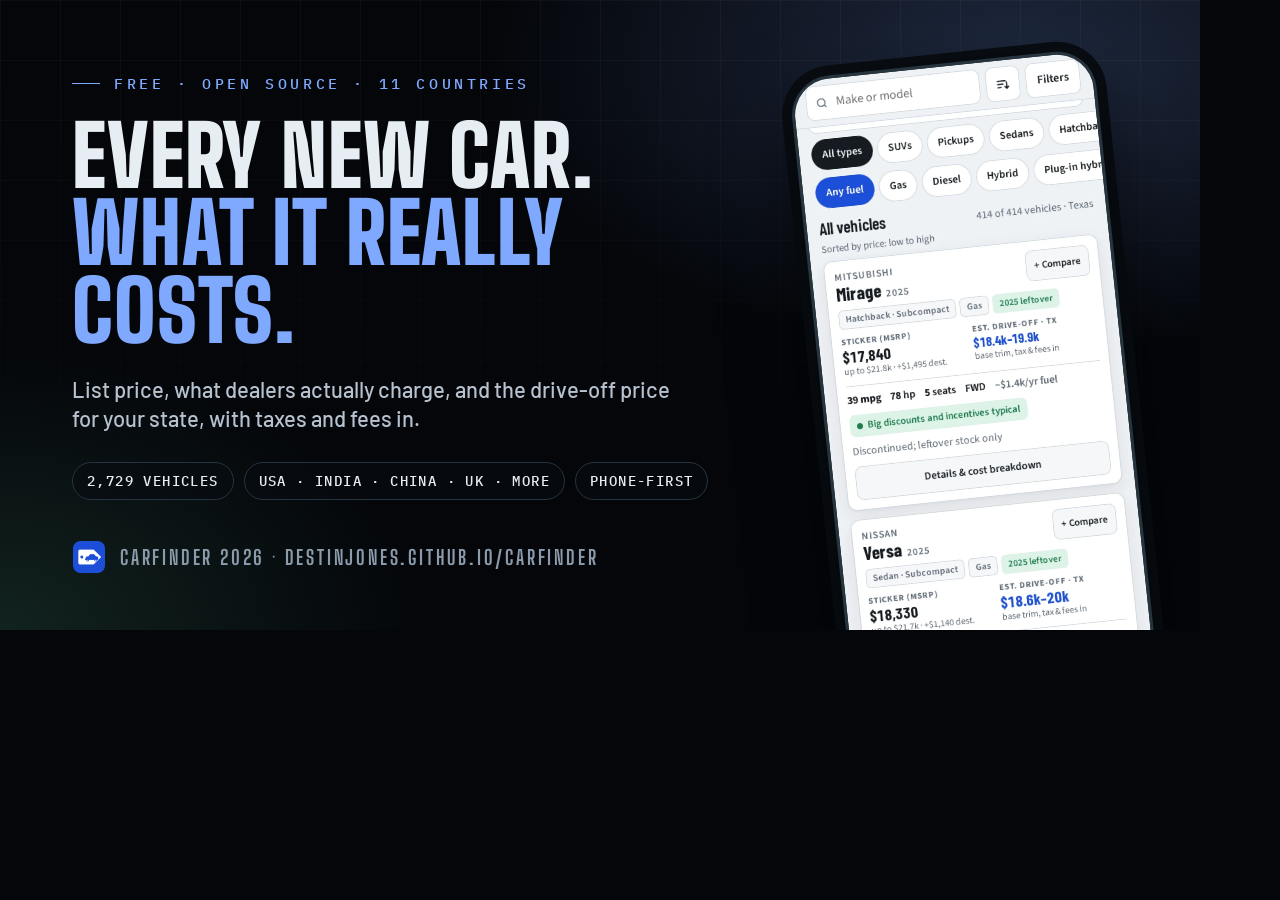
<file: brand/tools/og.html>
<!doctype html>
<html lang="en">
<head>
<meta charset="utf-8">
<title>CarFinder social card (rendered to brand/social/og-1200x630.png by brand/tools/shots.py)</title>
<link rel="stylesheet" href="../fonts/fonts.css">
<style>
  html,body{margin:0;width:1200px;height:630px;overflow:hidden;background:#04060a;color:#e6edf3;font-family:"Barlow",system-ui,sans-serif}
  .card{position:relative;width:1200px;height:630px;background:
      radial-gradient(760px 420px at 85% 10%,rgba(127,168,255,.22),transparent 70%),
      radial-gradient(600px 400px at 0% 100%,rgba(102,211,156,.14),transparent 70%),#04060a}
  .grid{position:absolute;inset:0;background-image:linear-gradient(rgba(255,255,255,.035) 1px,transparent 1px),linear-gradient(90deg,rgba(255,255,255,.035) 1px,transparent 1px);background-size:60px 60px;mask-image:linear-gradient(180deg,#000,transparent 85%)}
  .text{position:absolute;left:72px;top:76px;width:660px}
  .eyebrow{font:500 15px/1 "IBM Plex Mono",monospace;letter-spacing:.24em;text-transform:uppercase;color:#7fa8ff;display:flex;align-items:center;gap:14px}
  .eyebrow::before{content:"";width:28px;height:1px;background:currentColor}
  h1{font:900 84px/.92 "Big Shoulders Display","Arial Narrow",sans-serif;text-transform:uppercase;letter-spacing:.01em;margin:26px 0 0}
  h1 span{color:#7fa8ff}
  p{font:500 22px/1.35 "Barlow",sans-serif;color:#b7c2cf;margin:26px 0 0;max-width:600px}
  .chips{display:flex;gap:10px;flex-wrap:wrap;margin-top:28px}
  .chips span{font:500 14px/1 "IBM Plex Mono",monospace;letter-spacing:.1em;text-transform:uppercase;color:#e6edf3;border:1px solid #26343f;padding:11px 14px;border-radius:999px;background:rgba(8,12,18,.7)}
  .phone{position:absolute;right:74px;top:62px;width:300px;height:620px;border-radius:40px;background:#0f1317;border:3px solid #26343f;box-shadow:0 30px 80px rgba(0,0,0,.6),0 0 0 10px #090d12;overflow:hidden;transform:rotate(-6deg)}
  .phone img{width:100%;display:block}
  .emblem{position:absolute;left:72px;bottom:56px;display:flex;align-items:center;gap:14px;font:700 20px/1 "Big Shoulders Display",sans-serif;letter-spacing:.14em;text-transform:uppercase;color:#8b9bab}
  .emblem img{width:34px;height:34px}
</style>
</head>
<body>
<div class="card">
  <div class="grid"></div>
  <div class="text">
    <div class="eyebrow">Free · open source · 11 countries</div>
    <h1>Every new car.<br><span>What it really costs.</span></h1>
    <p>List price, what dealers actually charge, and the drive-off price for your state, with taxes and fees in.</p>
    <div class="chips"><span>2,729 vehicles</span><span>USA · India · China · UK · more</span><span>Phone-first</span></div>
  </div>
  <div class="phone"><img src="../shots/phone-us-light.webp" alt=""></div>
  <div class="emblem"><img src="../emblem/emblem-256.png" alt="">CarFinder 2026 · destinjones.github.io/carfinder</div>
</div>
</body>
</html>
</file>
<file: brand/fonts/fonts.css>
/* Self-hosted web fonts (SIL Open Font License 1.1; licences alongside). Latin and Latin Extended subsets only:
   other scripts (Chinese, Thai, Cyrillic, Devanagari currency marks) fall back to the system font. Files from the
   @fontsource packages, which repackage the Google Fonts releases. */
@font-face{font-family:"Barlow Condensed";font-style:normal;font-weight:600;font-display:swap;src:url(barlow-condensed-latin-600-normal.woff2) format("woff2");unicode-range:U+0000-00FF,U+0131,U+0152-0153,U+02BB-02BC,U+02C6,U+02DA,U+02DC,U+0304,U+0308,U+0329,U+2000-206F,U+20AC,U+2122,U+2191,U+2193,U+2212,U+2215,U+FEFF,U+FFFD}
@font-face{font-family:"Barlow Condensed";font-style:normal;font-weight:600;font-display:swap;src:url(barlow-condensed-latin-ext-600-normal.woff2) format("woff2");unicode-range:U+0100-02BA,U+02BD-02C5,U+02C7-02CC,U+02CE-02D7,U+02DD-02FF,U+0304,U+0308,U+0329,U+1D00-1DBF,U+1E00-1E9F,U+1EF2-1EFF,U+2020,U+20A0-20AB,U+20AD-20C0,U+2113,U+2C60-2C7F,U+A720-A7FF}
@font-face{font-family:"Barlow Condensed";font-style:normal;font-weight:700;font-display:swap;src:url(barlow-condensed-latin-700-normal.woff2) format("woff2");unicode-range:U+0000-00FF,U+0131,U+0152-0153,U+02BB-02BC,U+02C6,U+02DA,U+02DC,U+0304,U+0308,U+0329,U+2000-206F,U+20AC,U+2122,U+2191,U+2193,U+2212,U+2215,U+FEFF,U+FFFD}
@font-face{font-family:"Barlow Condensed";font-style:normal;font-weight:700;font-display:swap;src:url(barlow-condensed-latin-ext-700-normal.woff2) format("woff2");unicode-range:U+0100-02BA,U+02BD-02C5,U+02C7-02CC,U+02CE-02D7,U+02DD-02FF,U+0304,U+0308,U+0329,U+1D00-1DBF,U+1E00-1E9F,U+1EF2-1EFF,U+2020,U+20A0-20AB,U+20AD-20C0,U+2113,U+2C60-2C7F,U+A720-A7FF}
@font-face{font-family:"Source Sans 3";font-style:normal;font-weight:400;font-display:swap;src:url(source-sans-3-latin-400-normal.woff2) format("woff2");unicode-range:U+0000-00FF,U+0131,U+0152-0153,U+02BB-02BC,U+02C6,U+02DA,U+02DC,U+0304,U+0308,U+0329,U+2000-206F,U+20AC,U+2122,U+2191,U+2193,U+2212,U+2215,U+FEFF,U+FFFD}
@font-face{font-family:"Source Sans 3";font-style:normal;font-weight:400;font-display:swap;src:url(source-sans-3-latin-ext-400-normal.woff2) format("woff2");unicode-range:U+0100-02BA,U+02BD-02C5,U+02C7-02CC,U+02CE-02D7,U+02DD-02FF,U+0304,U+0308,U+0329,U+1D00-1DBF,U+1E00-1E9F,U+1EF2-1EFF,U+2020,U+20A0-20AB,U+20AD-20C0,U+2113,U+2C60-2C7F,U+A720-A7FF}
@font-face{font-family:"Source Sans 3";font-style:normal;font-weight:600;font-display:swap;src:url(source-sans-3-latin-600-normal.woff2) format("woff2");unicode-range:U+0000-00FF,U+0131,U+0152-0153,U+02BB-02BC,U+02C6,U+02DA,U+02DC,U+0304,U+0308,U+0329,U+2000-206F,U+20AC,U+2122,U+2191,U+2193,U+2212,U+2215,U+FEFF,U+FFFD}
@font-face{font-family:"Source Sans 3";font-style:normal;font-weight:600;font-display:swap;src:url(source-sans-3-latin-ext-600-normal.woff2) format("woff2");unicode-range:U+0100-02BA,U+02BD-02C5,U+02C7-02CC,U+02CE-02D7,U+02DD-02FF,U+0304,U+0308,U+0329,U+1D00-1DBF,U+1E00-1E9F,U+1EF2-1EFF,U+2020,U+20A0-20AB,U+20AD-20C0,U+2113,U+2C60-2C7F,U+A720-A7FF}
@font-face{font-family:"Source Sans 3";font-style:normal;font-weight:700;font-display:swap;src:url(source-sans-3-latin-700-normal.woff2) format("woff2");unicode-range:U+0000-00FF,U+0131,U+0152-0153,U+02BB-02BC,U+02C6,U+02DA,U+02DC,U+0304,U+0308,U+0329,U+2000-206F,U+20AC,U+2122,U+2191,U+2193,U+2212,U+2215,U+FEFF,U+FFFD}
@font-face{font-family:"Source Sans 3";font-style:normal;font-weight:700;font-display:swap;src:url(source-sans-3-latin-ext-700-normal.woff2) format("woff2");unicode-range:U+0100-02BA,U+02BD-02C5,U+02C7-02CC,U+02CE-02D7,U+02DD-02FF,U+0304,U+0308,U+0329,U+1D00-1DBF,U+1E00-1E9F,U+1EF2-1EFF,U+2020,U+20A0-20AB,U+20AD-20C0,U+2113,U+2C60-2C7F,U+A720-A7FF}
/* landing and about pages */
@font-face{font-family:"Big Shoulders Display";font-style:normal;font-weight:700;font-display:swap;src:url(big-shoulders-display-latin-700-normal.woff2) format("woff2")}
@font-face{font-family:"Big Shoulders Display";font-style:normal;font-weight:900;font-display:swap;src:url(big-shoulders-display-latin-900-normal.woff2) format("woff2")}
@font-face{font-family:"Barlow";font-style:normal;font-weight:400;font-display:swap;src:url(barlow-latin-400-normal.woff2) format("woff2");unicode-range:U+0000-00FF,U+0131,U+0152-0153,U+02BB-02BC,U+02C6,U+02DA,U+02DC,U+0304,U+0308,U+0329,U+2000-206F,U+20AC,U+2122,U+2191,U+2193,U+2212,U+2215,U+FEFF,U+FFFD}
@font-face{font-family:"Barlow";font-style:normal;font-weight:400;font-display:swap;src:url(barlow-latin-ext-400-normal.woff2) format("woff2");unicode-range:U+0100-02BA,U+02BD-02C5,U+02C7-02CC,U+02CE-02D7,U+02DD-02FF,U+0304,U+0308,U+0329,U+1D00-1DBF,U+1E00-1E9F,U+1EF2-1EFF,U+2020,U+20A0-20AB,U+20AD-20C0,U+2113,U+2C60-2C7F,U+A720-A7FF}
@font-face{font-family:"Barlow";font-style:normal;font-weight:500;font-display:swap;src:url(barlow-latin-500-normal.woff2) format("woff2");unicode-range:U+0000-00FF,U+0131,U+0152-0153,U+02BB-02BC,U+02C6,U+02DA,U+02DC,U+0304,U+0308,U+0329,U+2000-206F,U+20AC,U+2122,U+2191,U+2193,U+2212,U+2215,U+FEFF,U+FFFD}
@font-face{font-family:"Barlow";font-style:normal;font-weight:500;font-display:swap;src:url(barlow-latin-ext-500-normal.woff2) format("woff2");unicode-range:U+0100-02BA,U+02BD-02C5,U+02C7-02CC,U+02CE-02D7,U+02DD-02FF,U+0304,U+0308,U+0329,U+1D00-1DBF,U+1E00-1E9F,U+1EF2-1EFF,U+2020,U+20A0-20AB,U+20AD-20C0,U+2113,U+2C60-2C7F,U+A720-A7FF}
@font-face{font-family:"Barlow";font-style:normal;font-weight:600;font-display:swap;src:url(barlow-latin-600-normal.woff2) format("woff2");unicode-range:U+0000-00FF,U+0131,U+0152-0153,U+02BB-02BC,U+02C6,U+02DA,U+02DC,U+0304,U+0308,U+0329,U+2000-206F,U+20AC,U+2122,U+2191,U+2193,U+2212,U+2215,U+FEFF,U+FFFD}
@font-face{font-family:"Barlow";font-style:normal;font-weight:600;font-display:swap;src:url(barlow-latin-ext-600-normal.woff2) format("woff2");unicode-range:U+0100-02BA,U+02BD-02C5,U+02C7-02CC,U+02CE-02D7,U+02DD-02FF,U+0304,U+0308,U+0329,U+1D00-1DBF,U+1E00-1E9F,U+1EF2-1EFF,U+2020,U+20A0-20AB,U+20AD-20C0,U+2113,U+2C60-2C7F,U+A720-A7FF}
@font-face{font-family:"IBM Plex Mono";font-style:normal;font-weight:400;font-display:swap;src:url(ibm-plex-mono-latin-400-normal.woff2) format("woff2")}
@font-face{font-family:"IBM Plex Mono";font-style:normal;font-weight:500;font-display:swap;src:url(ibm-plex-mono-latin-500-normal.woff2) format("woff2")}
</file>
